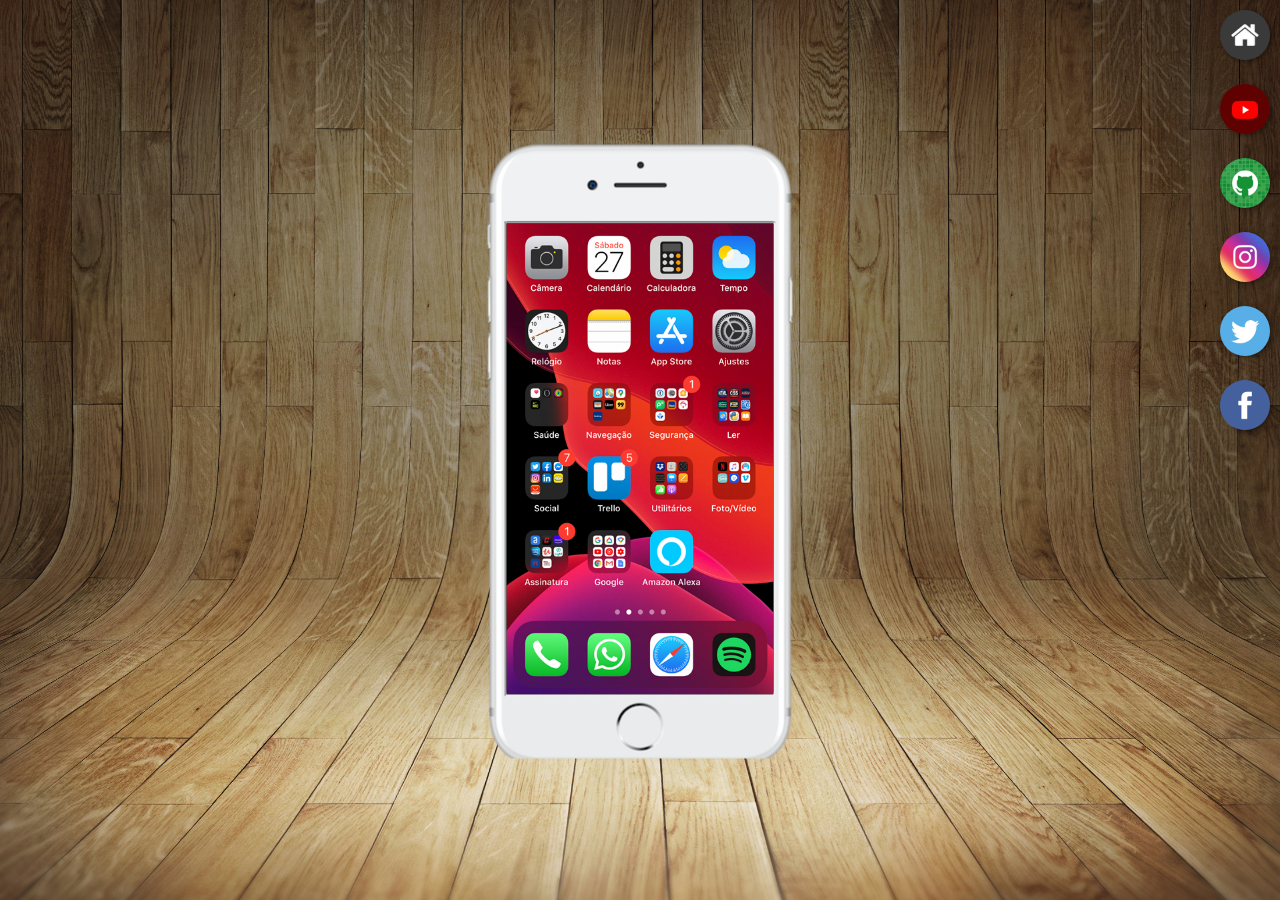
<file: index.html>
<!DOCTYPE html>
<html lang="pt-br">
<head>
    <meta charset="UTF-8">
    <meta name="viewport" content="width=device-width, initial-scale=1.0">
    <link rel="shortcut icon" href="favicon.ico" type="image/x-icon">
    <link rel="stylesheet" href="estilos/styles.css">
    <title>Projeto Social</title>
</head>
<body>
    <main>
        <section id="telefone">
            <iframe src="home.html" name="tela" id="tela" fraborder="0">Seu navegador não suporta iframes.</iframe>
        </section>
        <section id="redes-sociais">
            <a href="home.html" target="tela"><img src="imagens/logo-home.jpg" alt="Home"></a> <br>
            <a href="youtube.html" target="tela"><img src="imagens/logo-youtube.jpg" alt="youtube"></a> <br>
            <a href="github.html" target="tela"><img src="imagens/logo-github.jpg" alt="github"></a> <br>
            <a href="instagram.html" target="tela"><img src="imagens/logo-instagram.jpg" alt="instagram"></a> <br>
            <a href="twitter.html" target="tela"><img src="imagens/logo-twitter.jpg" alt="twitter"></a> <br>
            <a href="facebook.html" target="tela"><img src="imagens/logo-facebook.jpg" alt="facebook"></a>
        </section>
    </main>
</body>
</html>
</file>
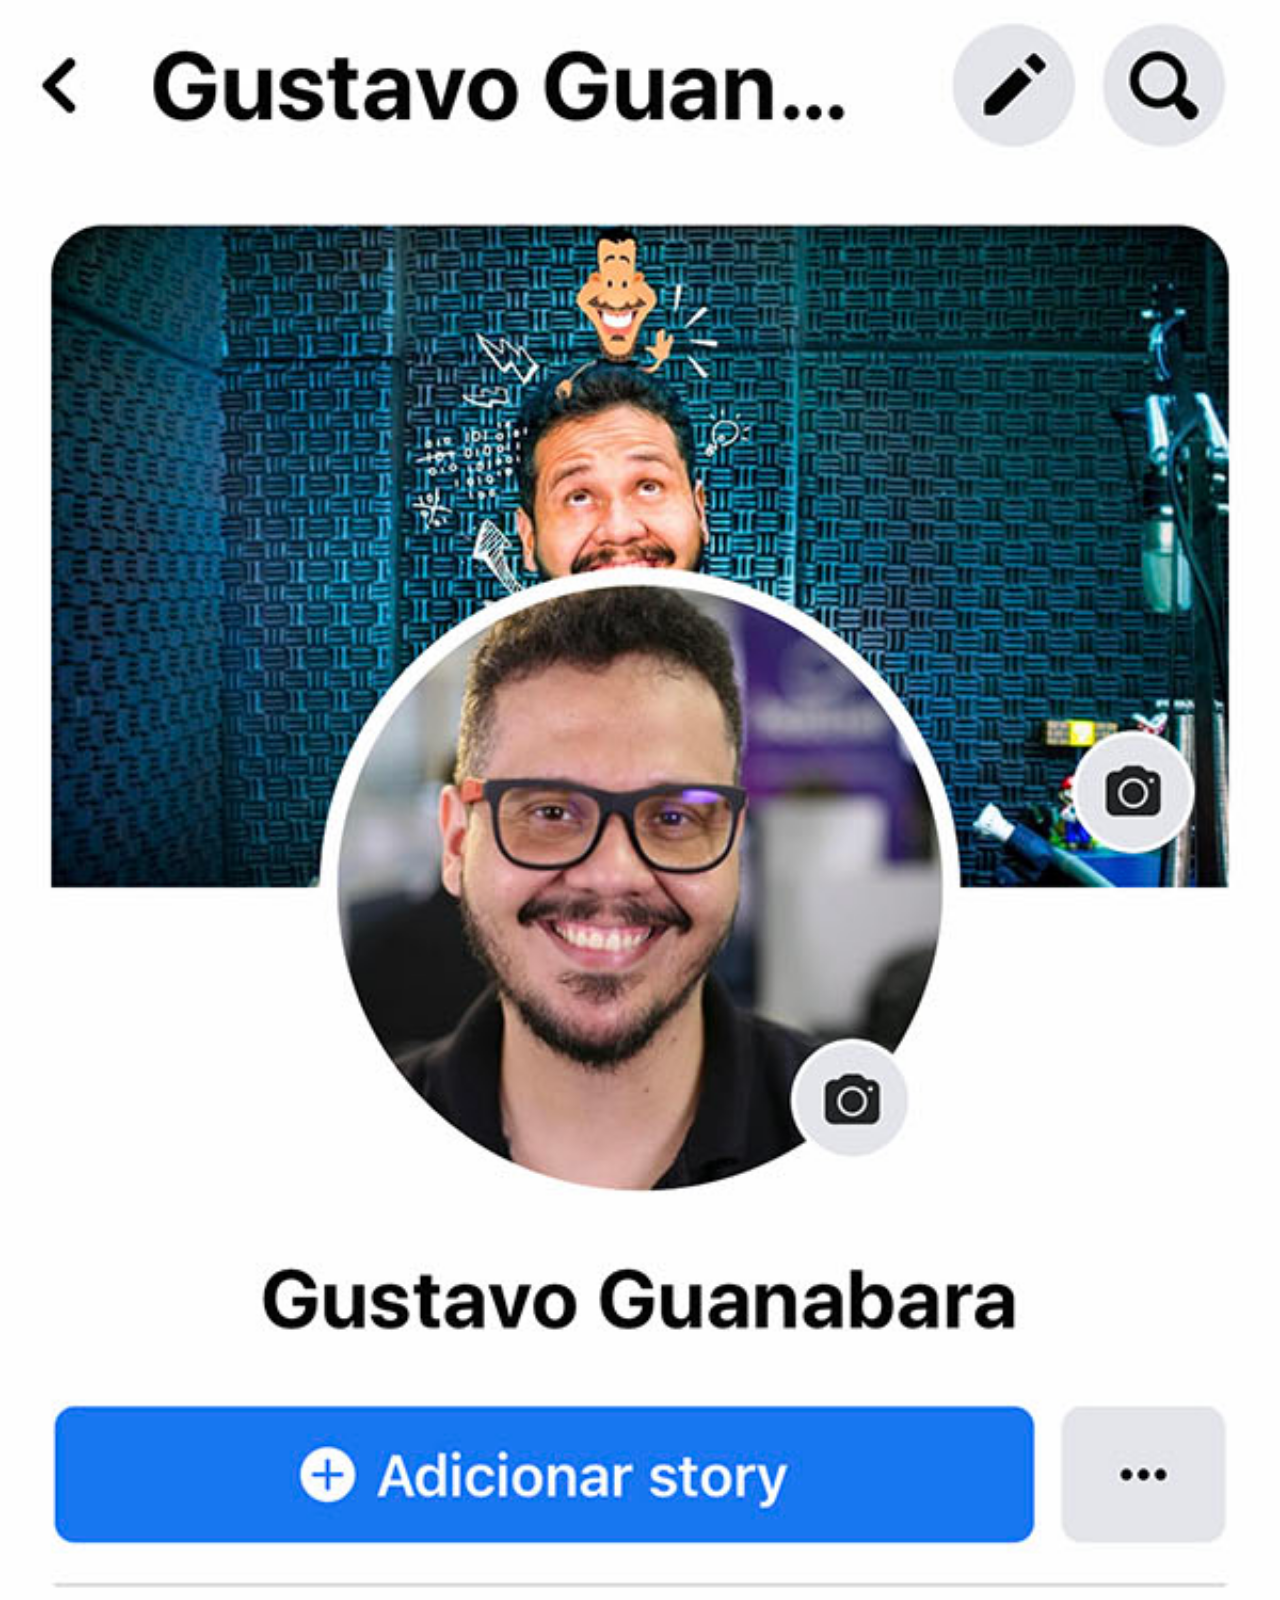
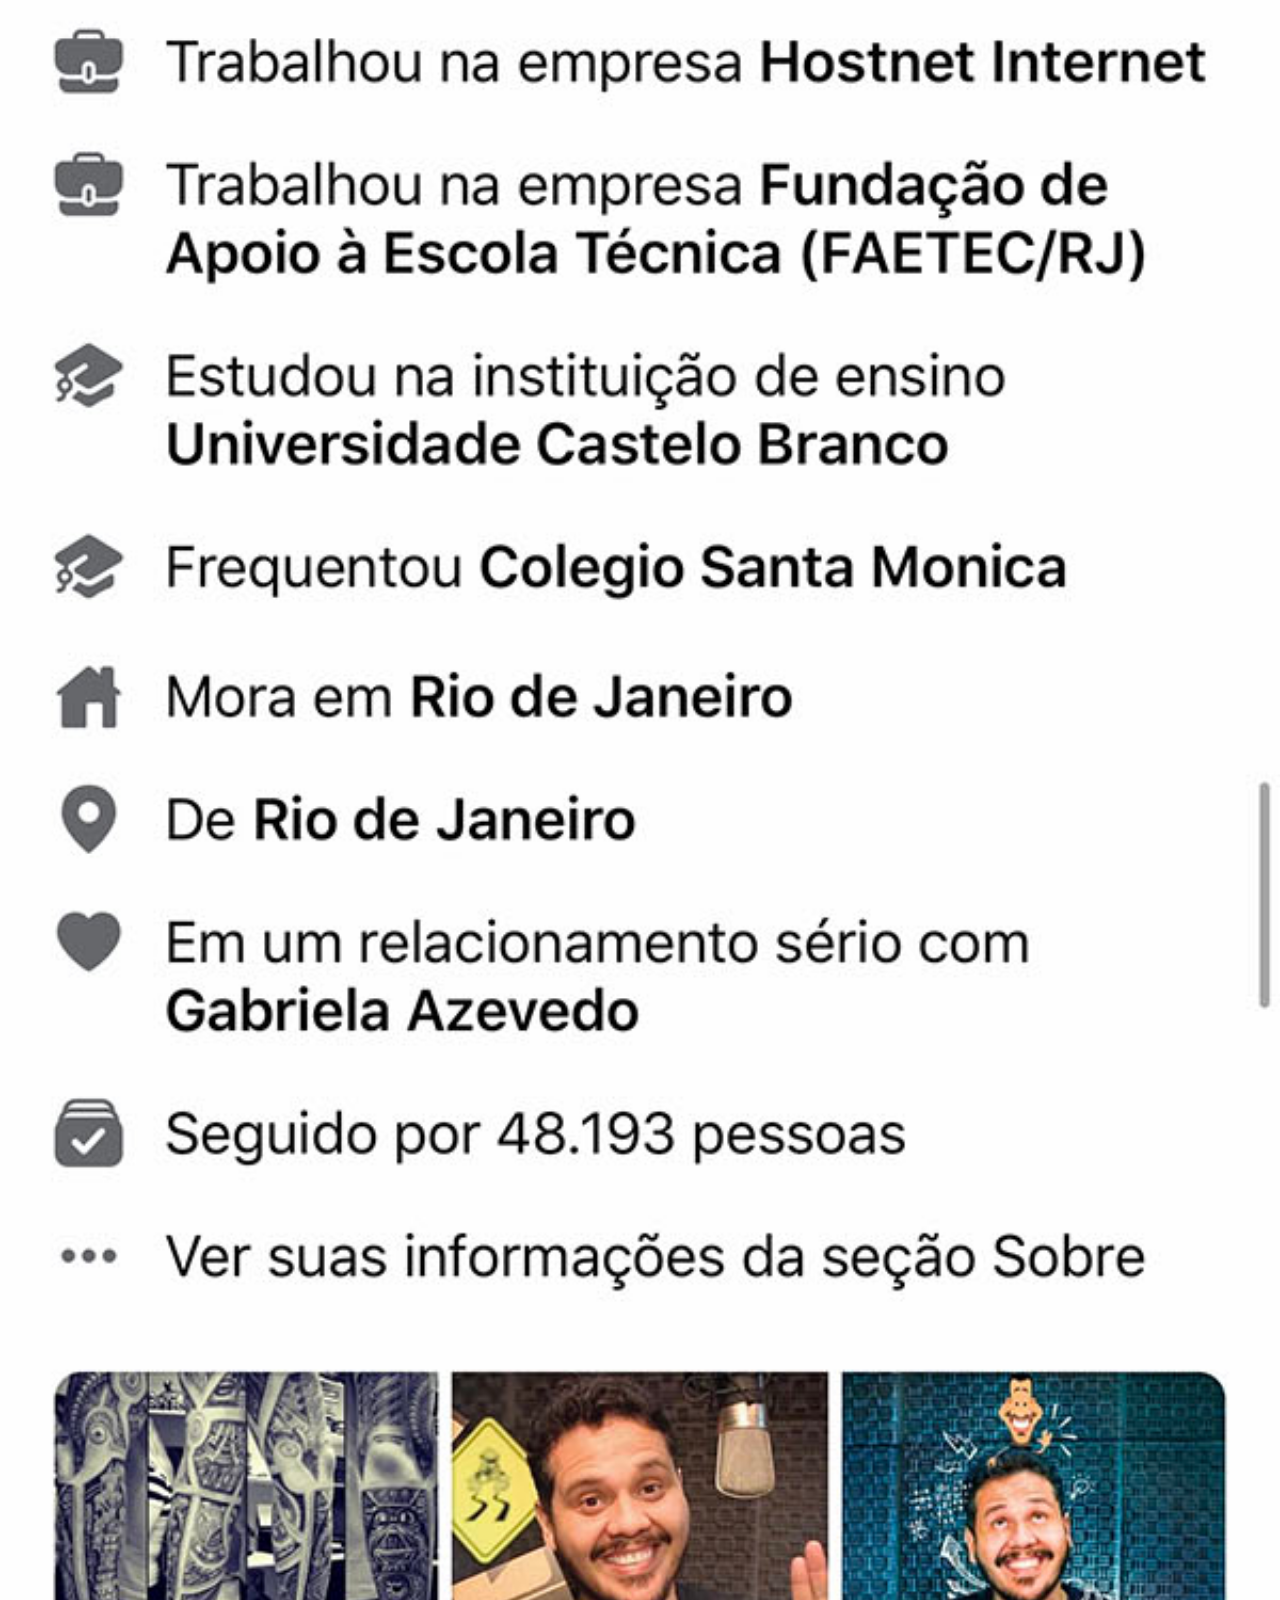
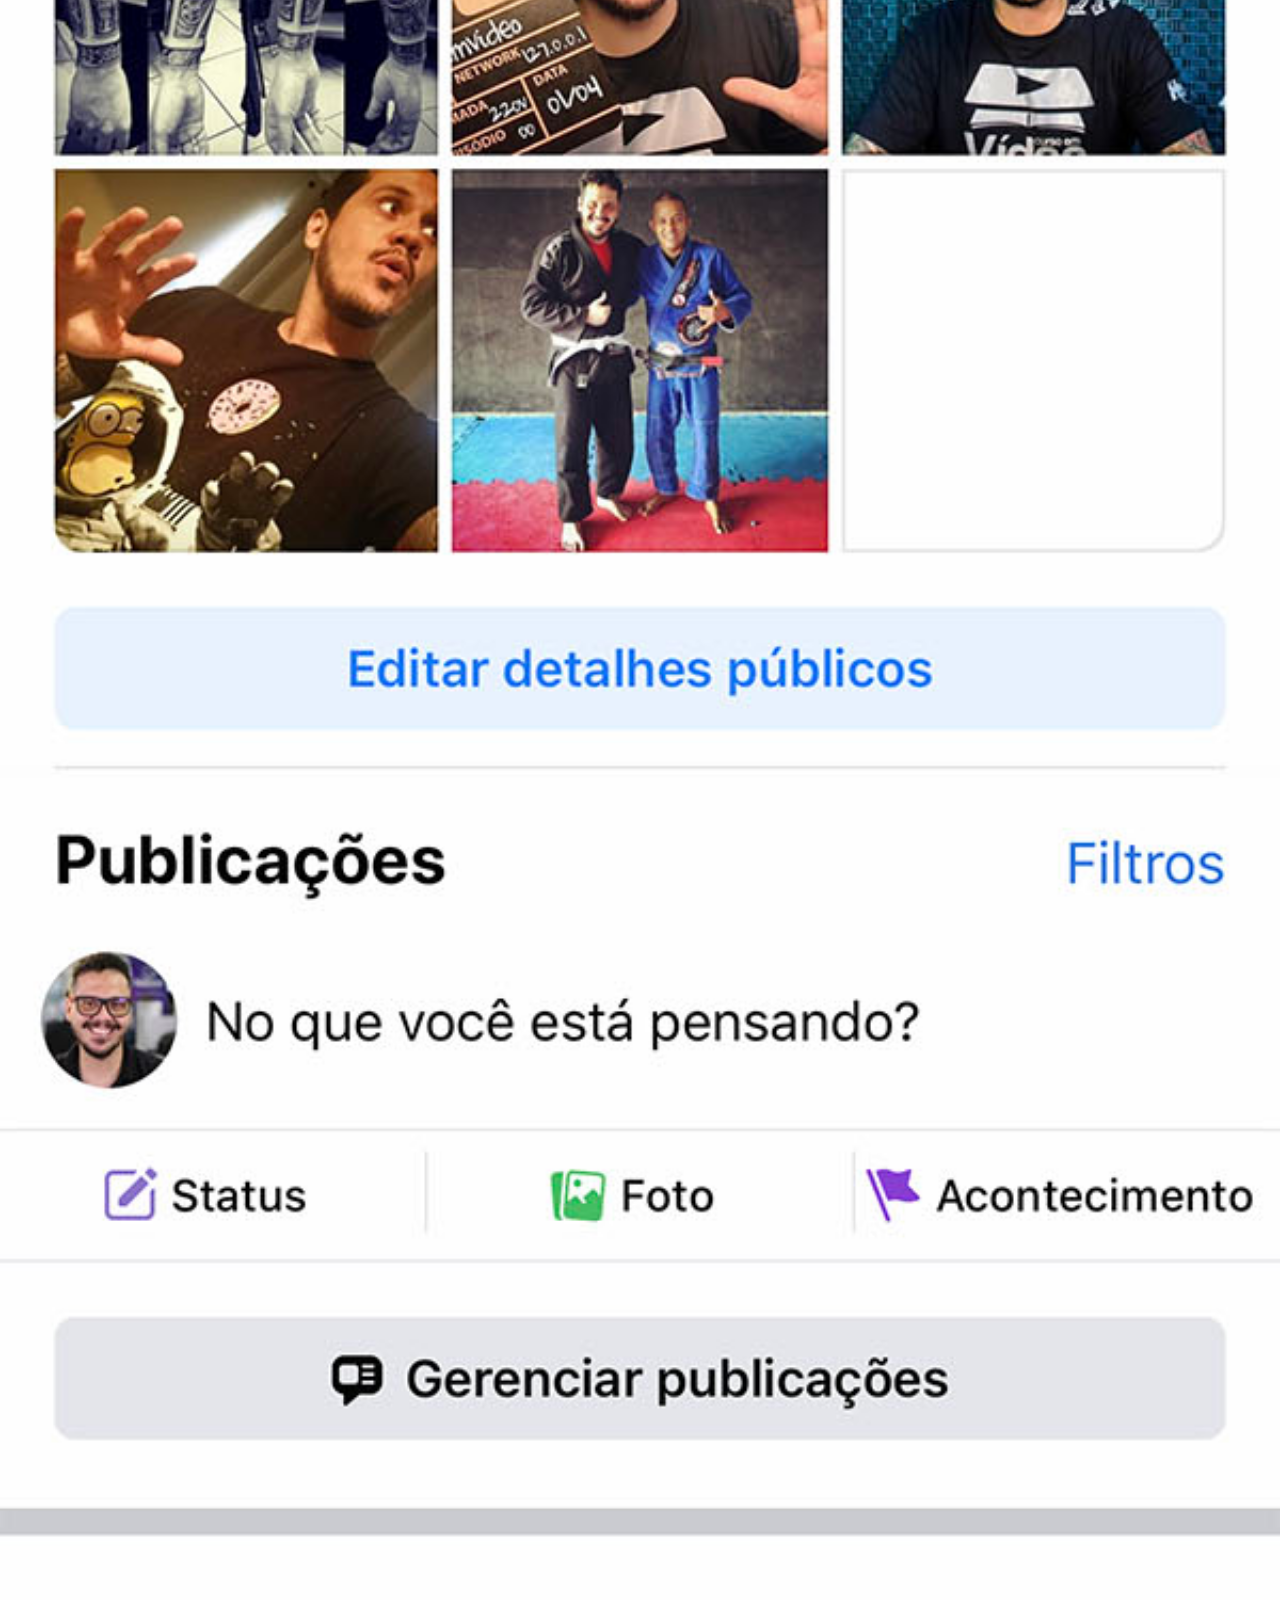
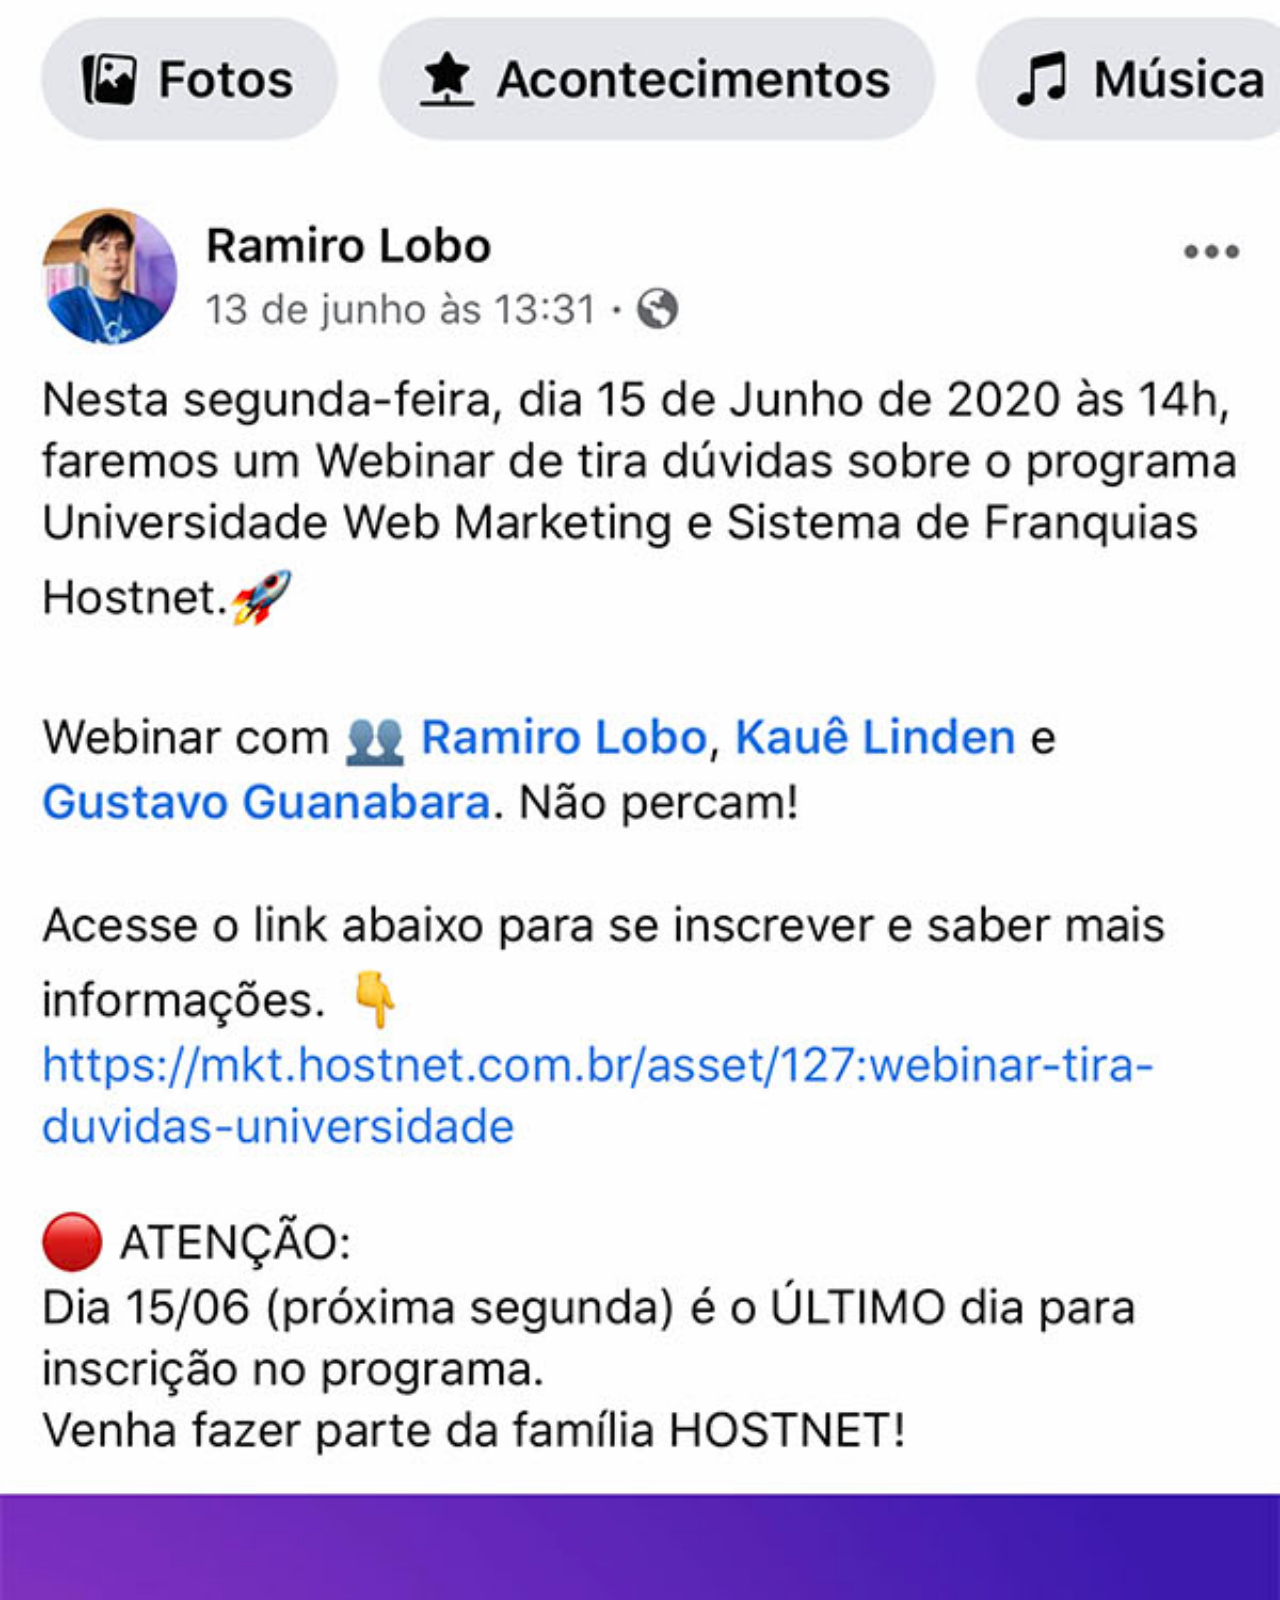
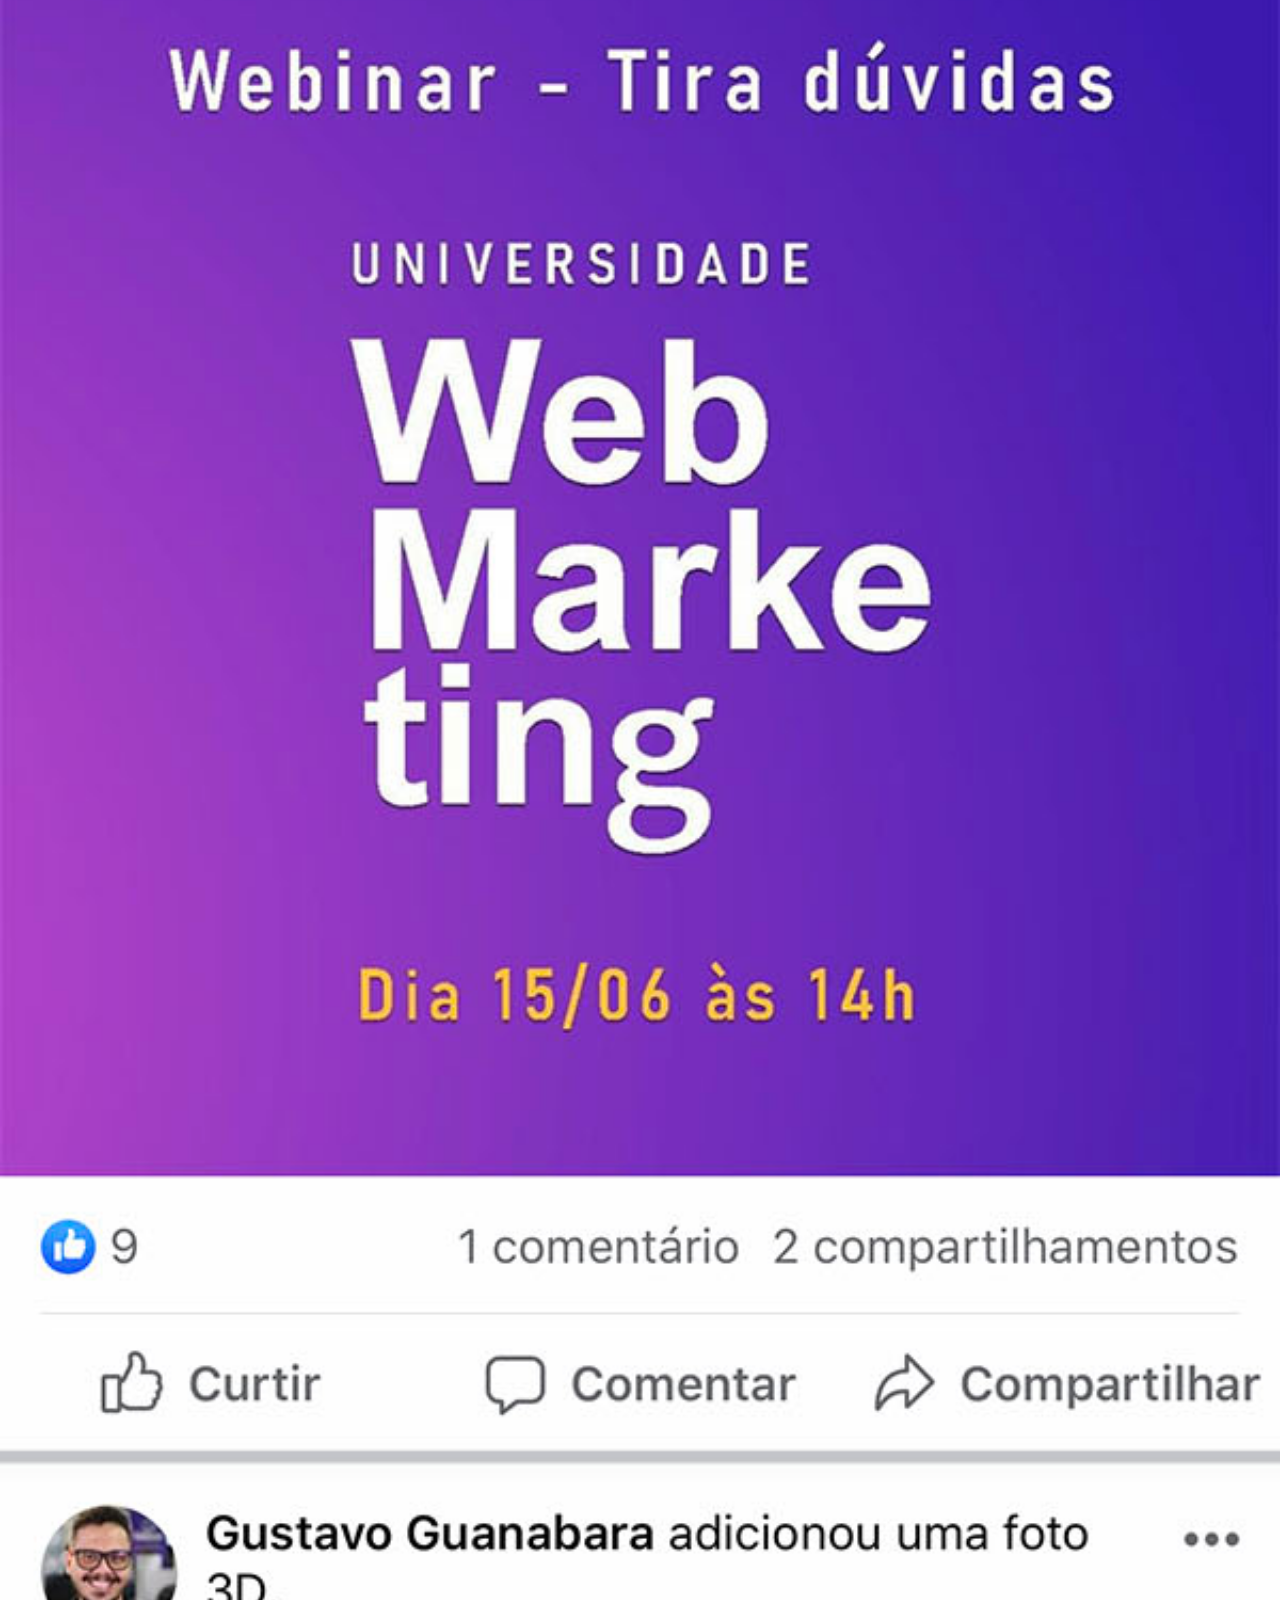
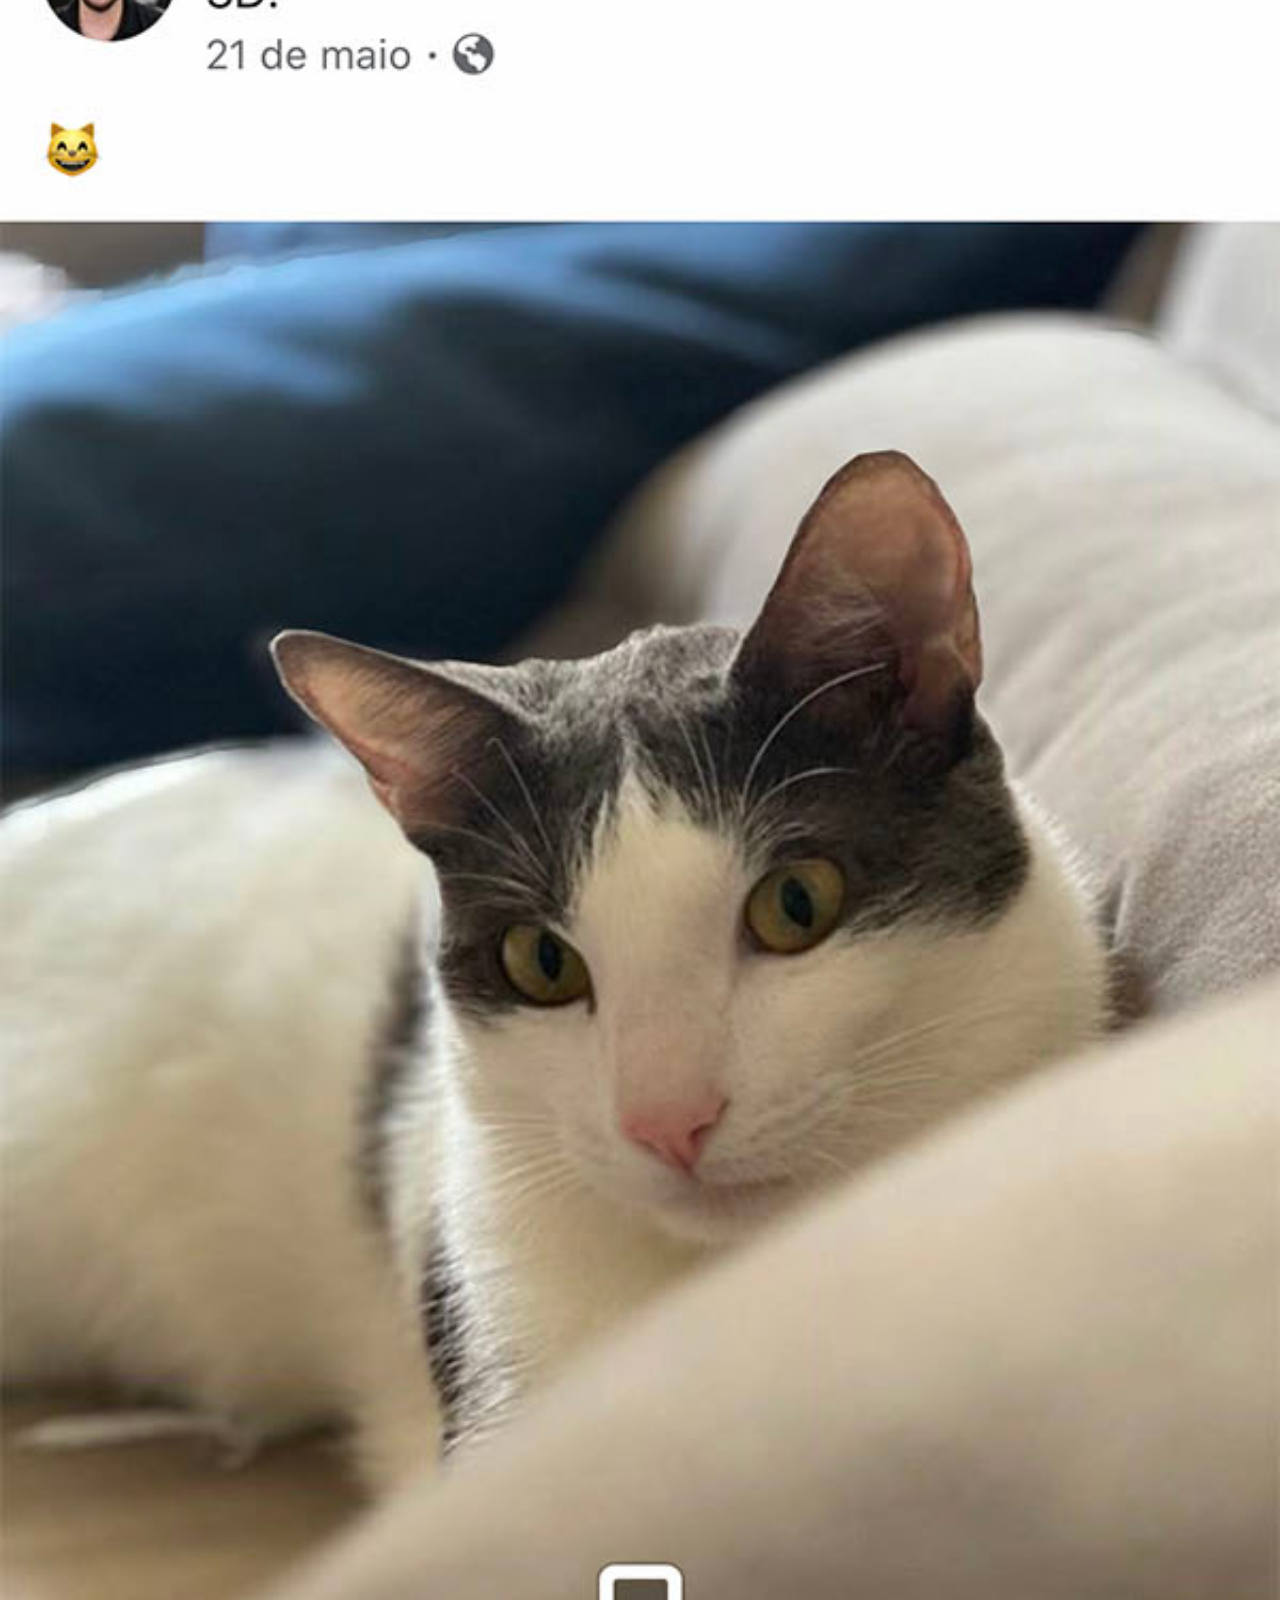
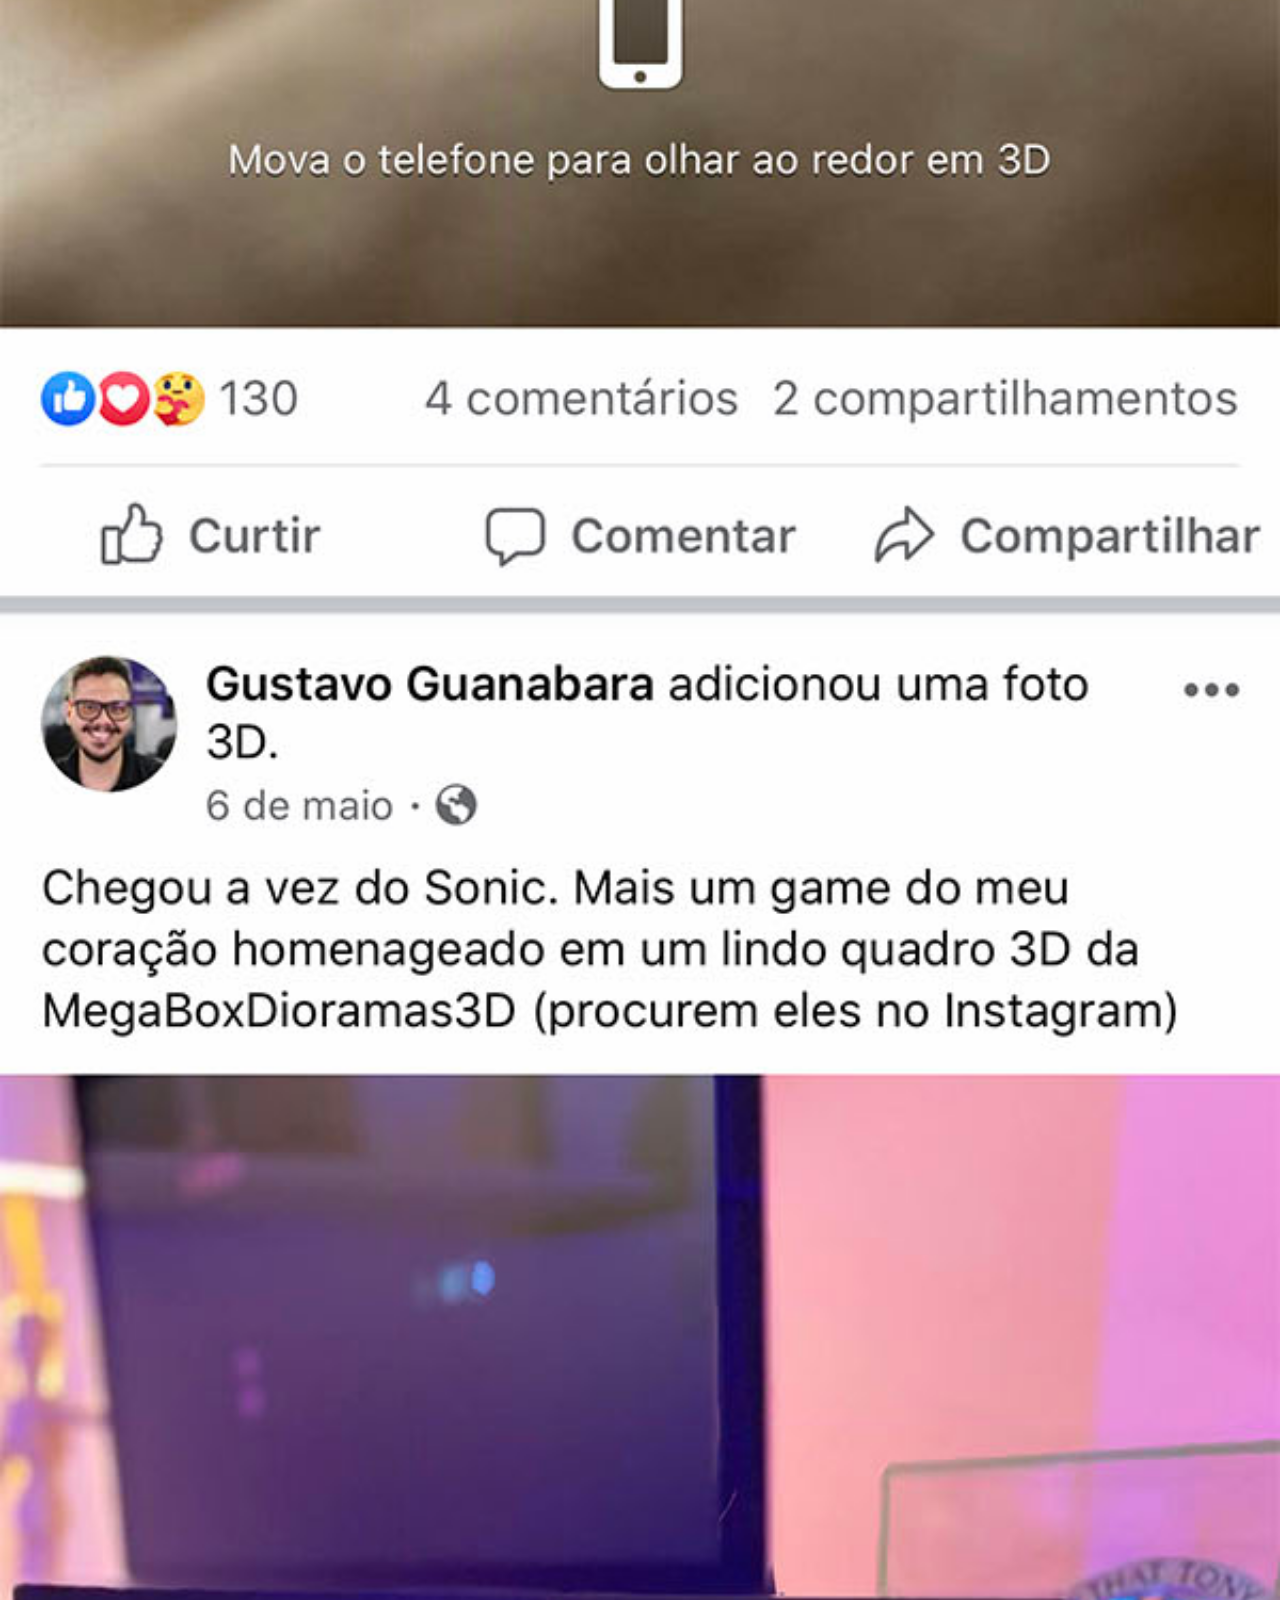
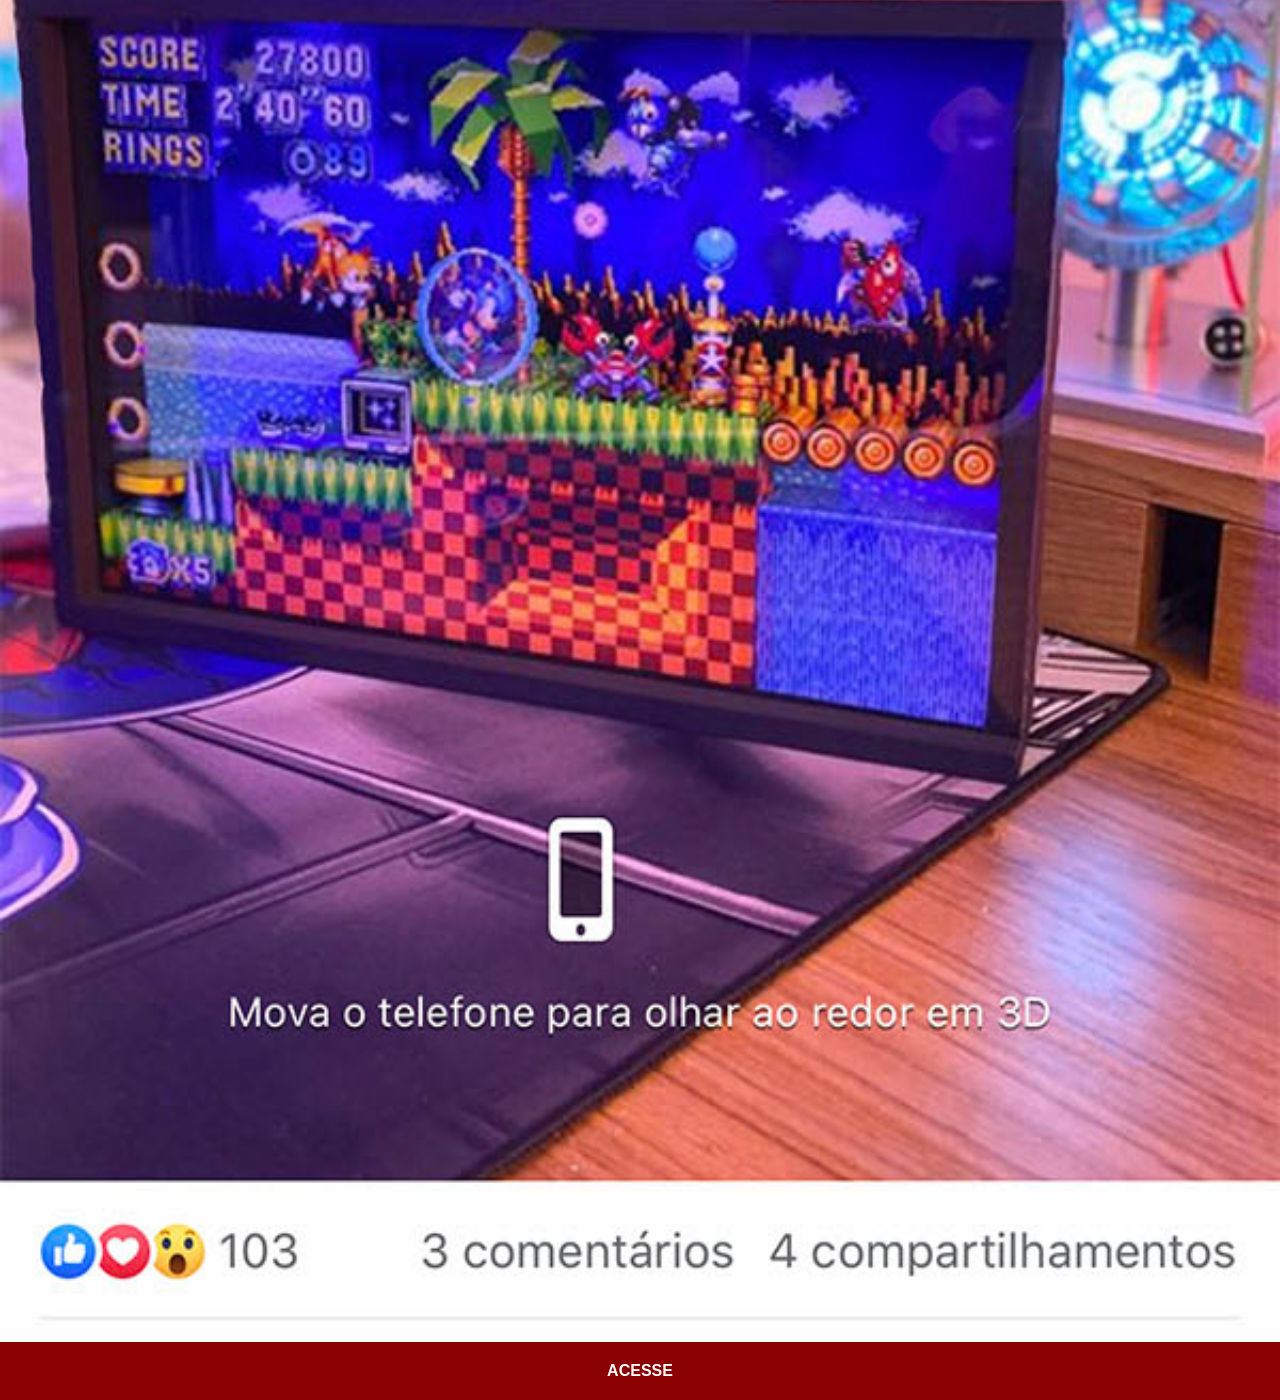
<file: facebook.html>
<!DOCTYPE html>
<html lang="pt-br">
<head>
    <meta charset="UTF-8">
    <meta name="viewport" content="width=device-width, initial-scale=1.0">
    <title>Facebook</title>
    <link rel="stylesheet" href="estilos/links.css">
</head>
<body>
    <img src="imagens/tela-facebook.jpg" alt="facebook">
    <a href="https://www.facebook.com/gustavoguanabara" target="_blank">ACESSE</a>
</body>
</html>
</file>
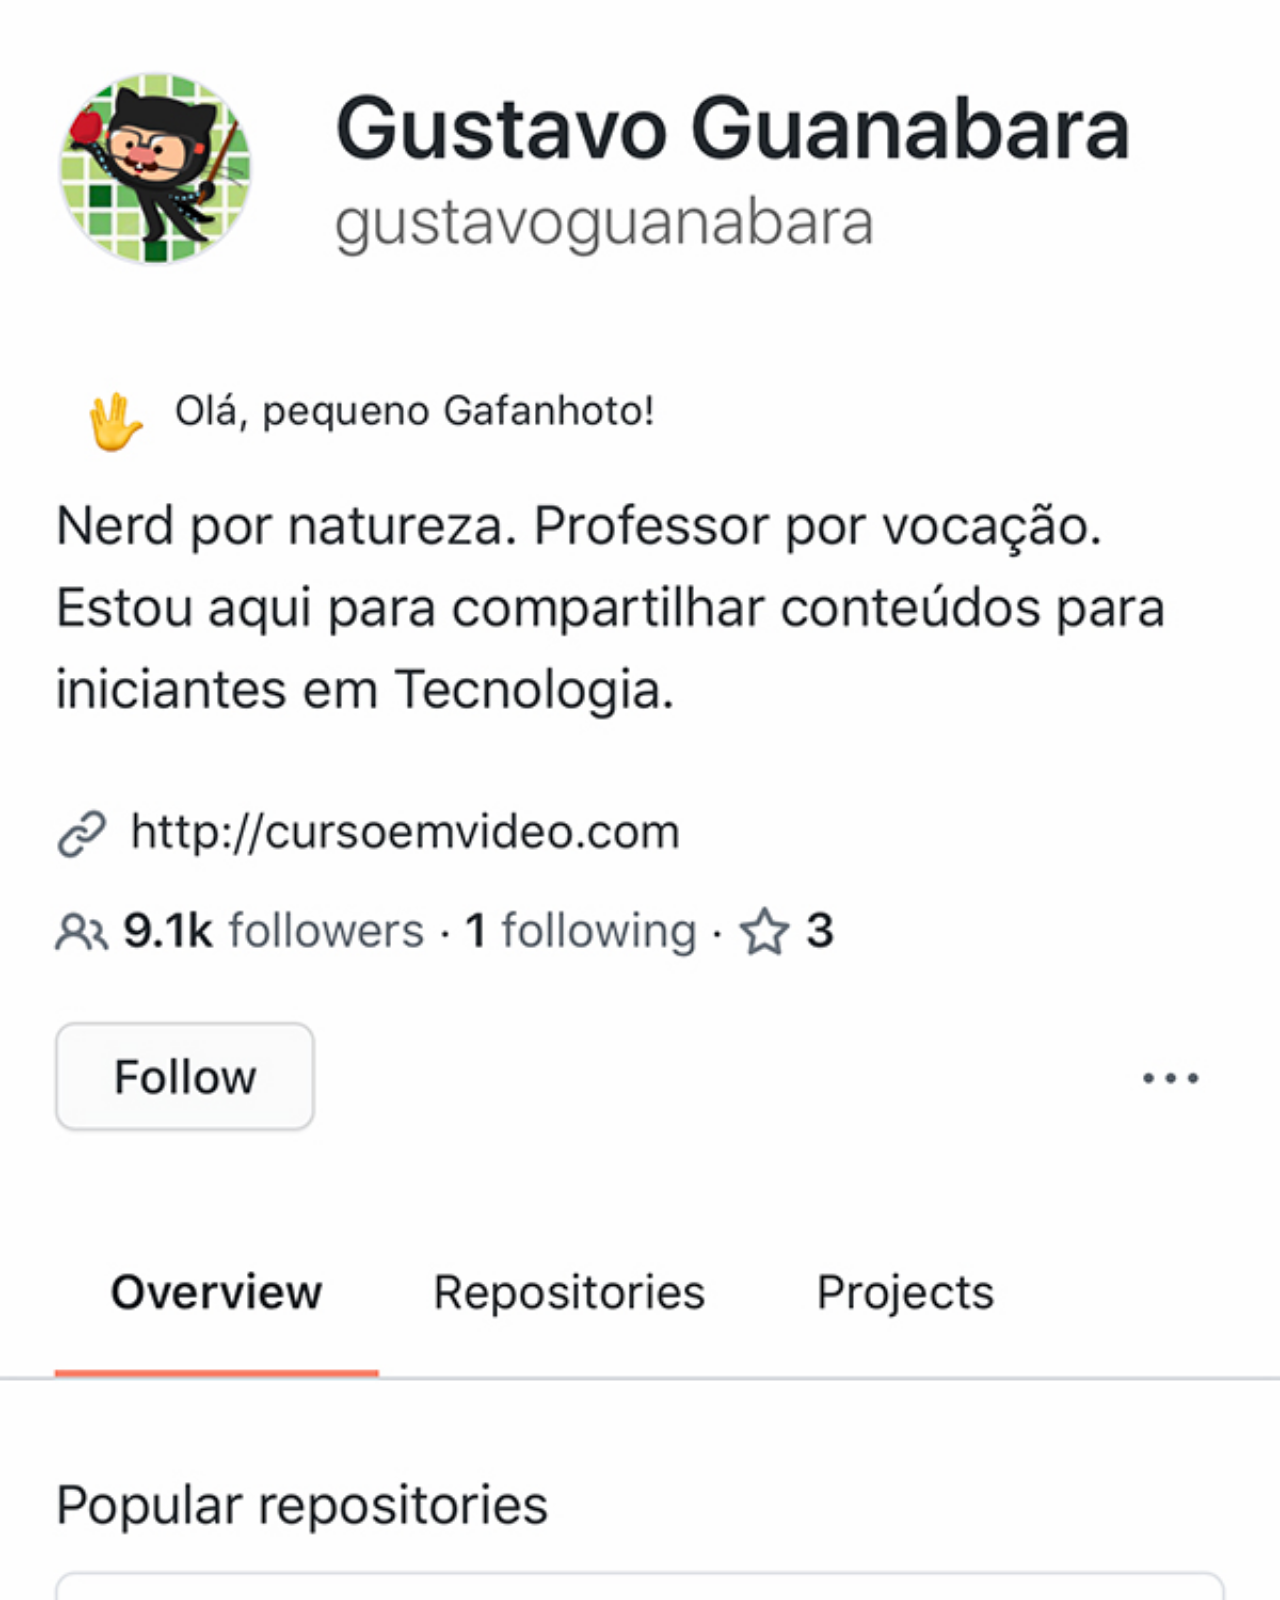
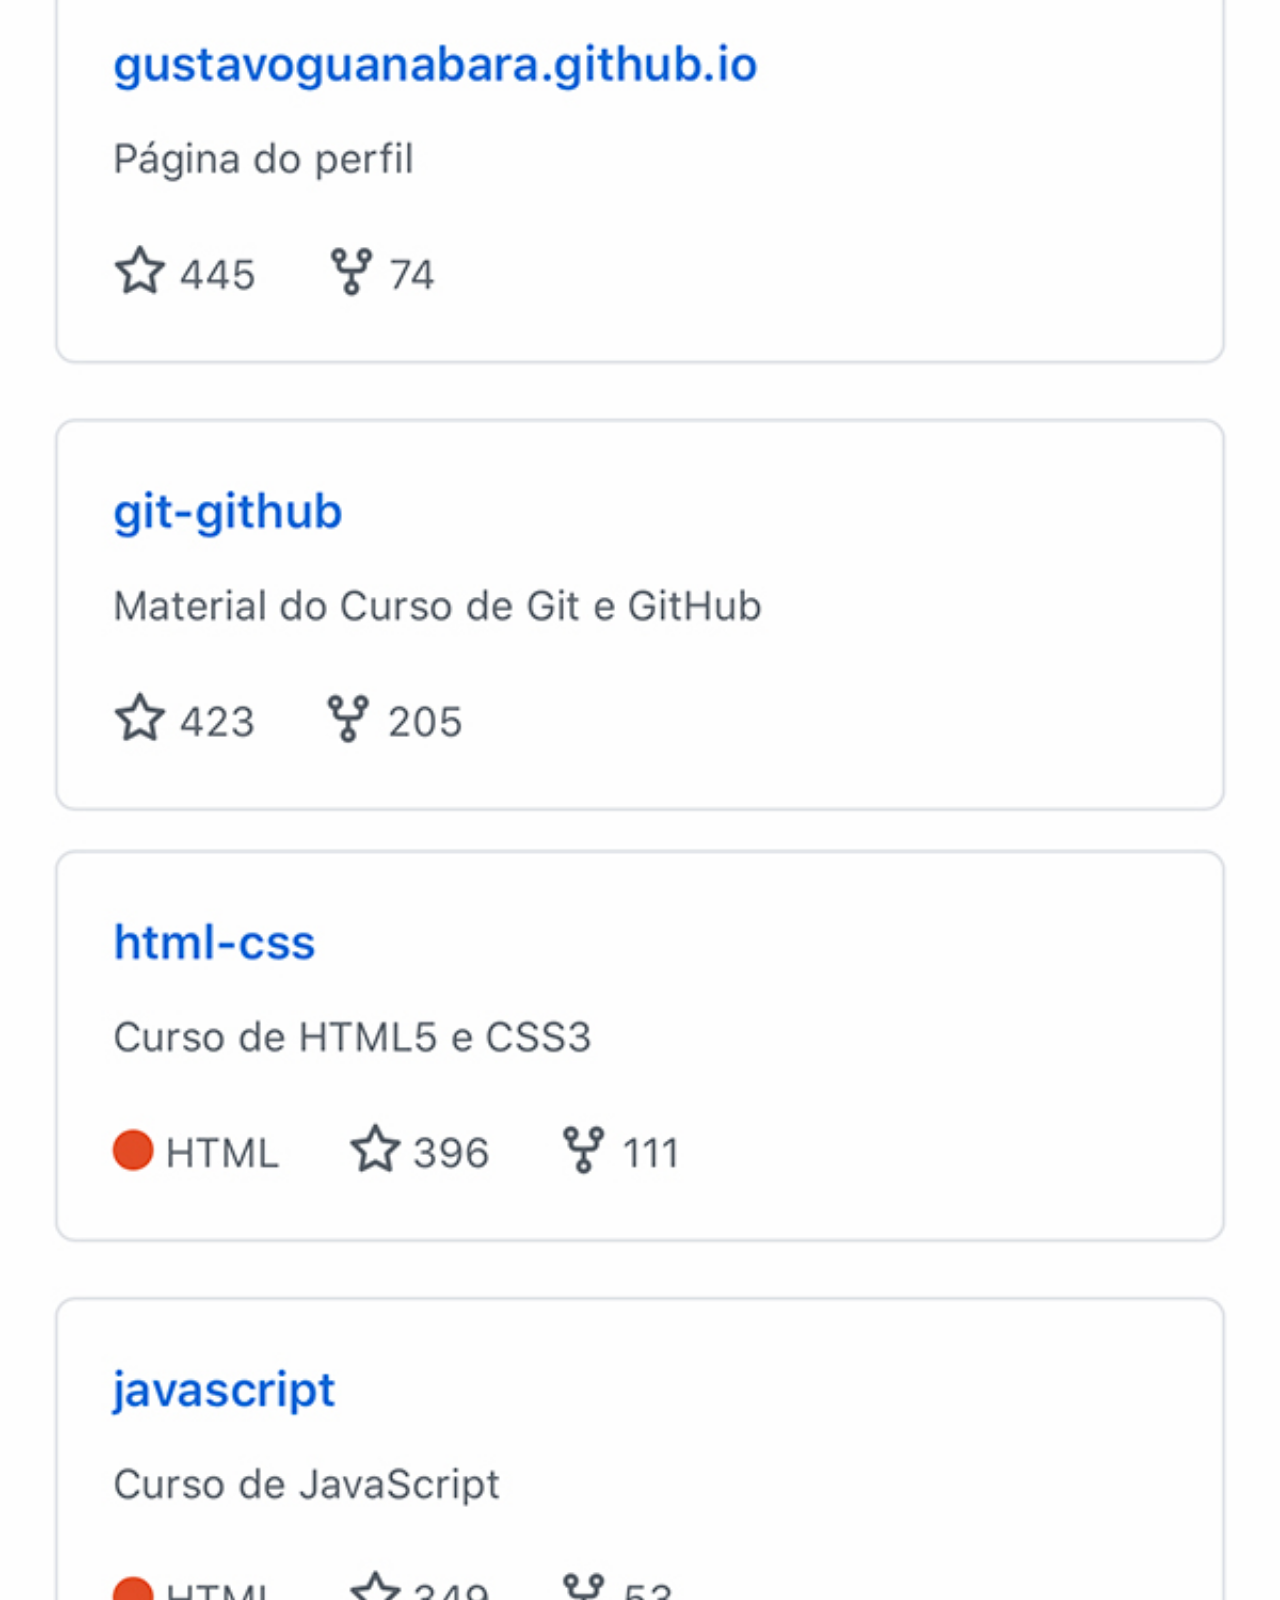
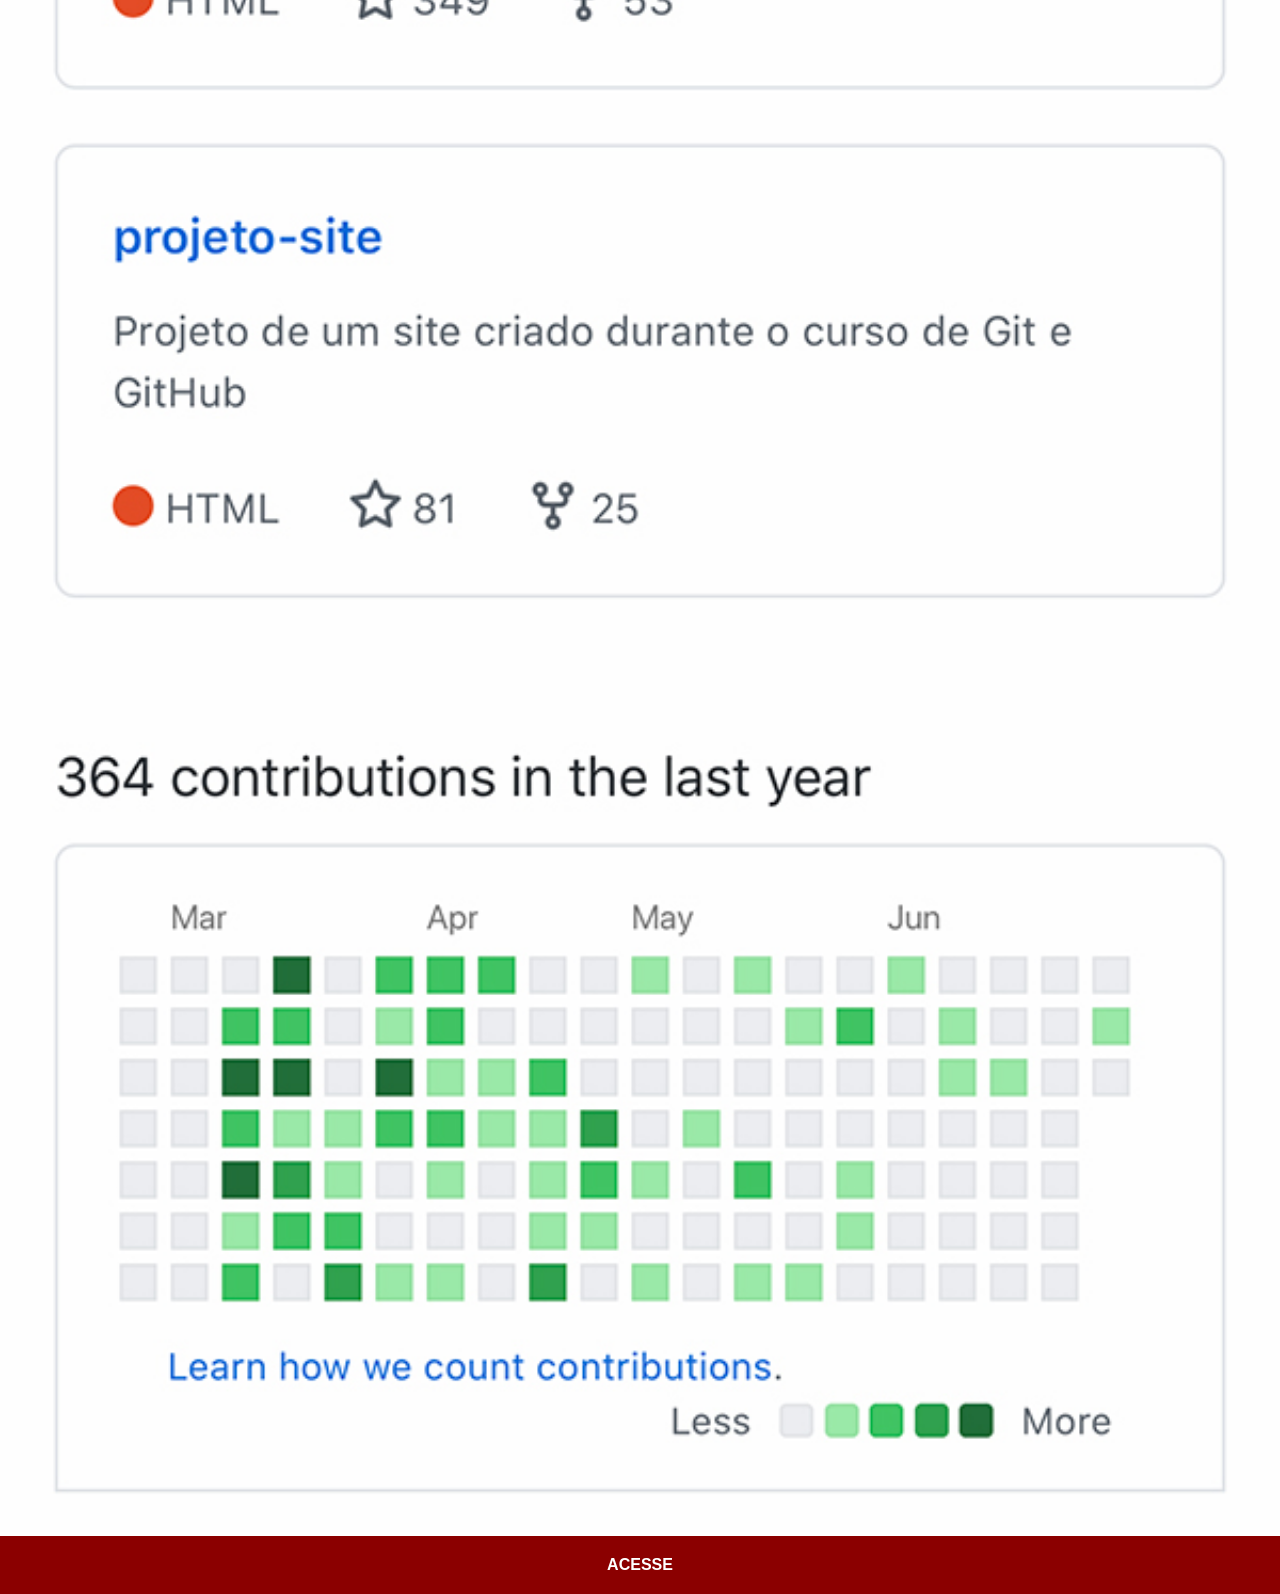
<file: github.html>
<!DOCTYPE html>
<html lang="en">
<head>
    <meta charset="UTF-8">
    <meta name="viewport" content="width=device-width, initial-scale=1.0">
    <link rel="stylesheet" href="estilos/links.css">
    <title>Document</title>
</head>
<body>
    <img src="imagens/tela-github.jpg" alt="github">
    <a href="https://github.com/gustavoguanabara/" target="_blank">ACESSE</a>
</body>
</html>
</file>
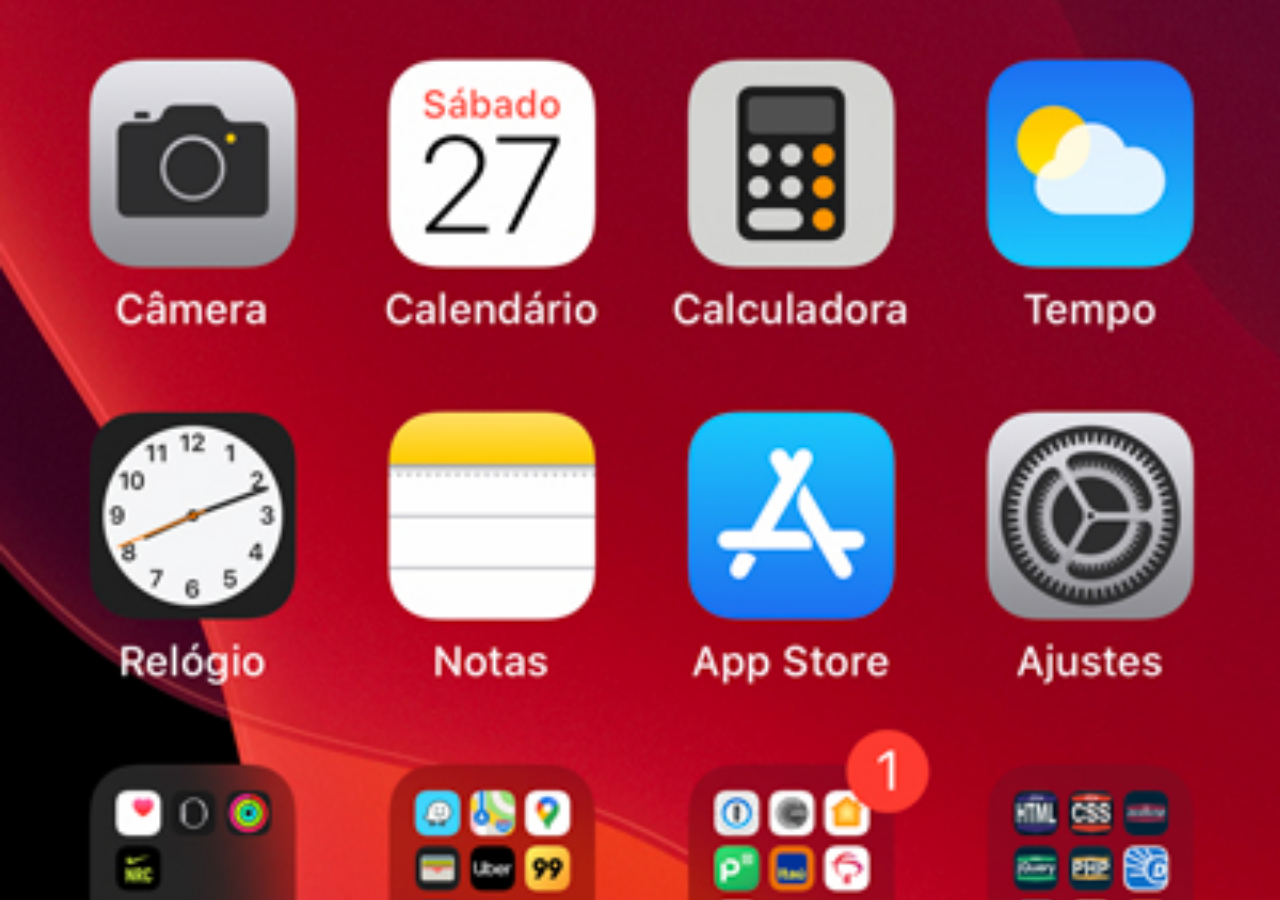
<file: home.html>
<!DOCTYPE html>
<html lang="pt-br">
<head>
    <meta charset="UTF-8">
    <meta name="viewport" content="width=device-width, initial-scale=1.0">
    <title>Home</title>
    <style>
        * {
            margin: 0;
            padding: 0;
        }

        body {
            width: 100vw;
            height: 100vh;
            background: black url('imagens/tela-home.jpg') no-repeat top center;
            background-size: cover;
        }
    </style>
</head>
<body>
    
</body>
</html>
</file>
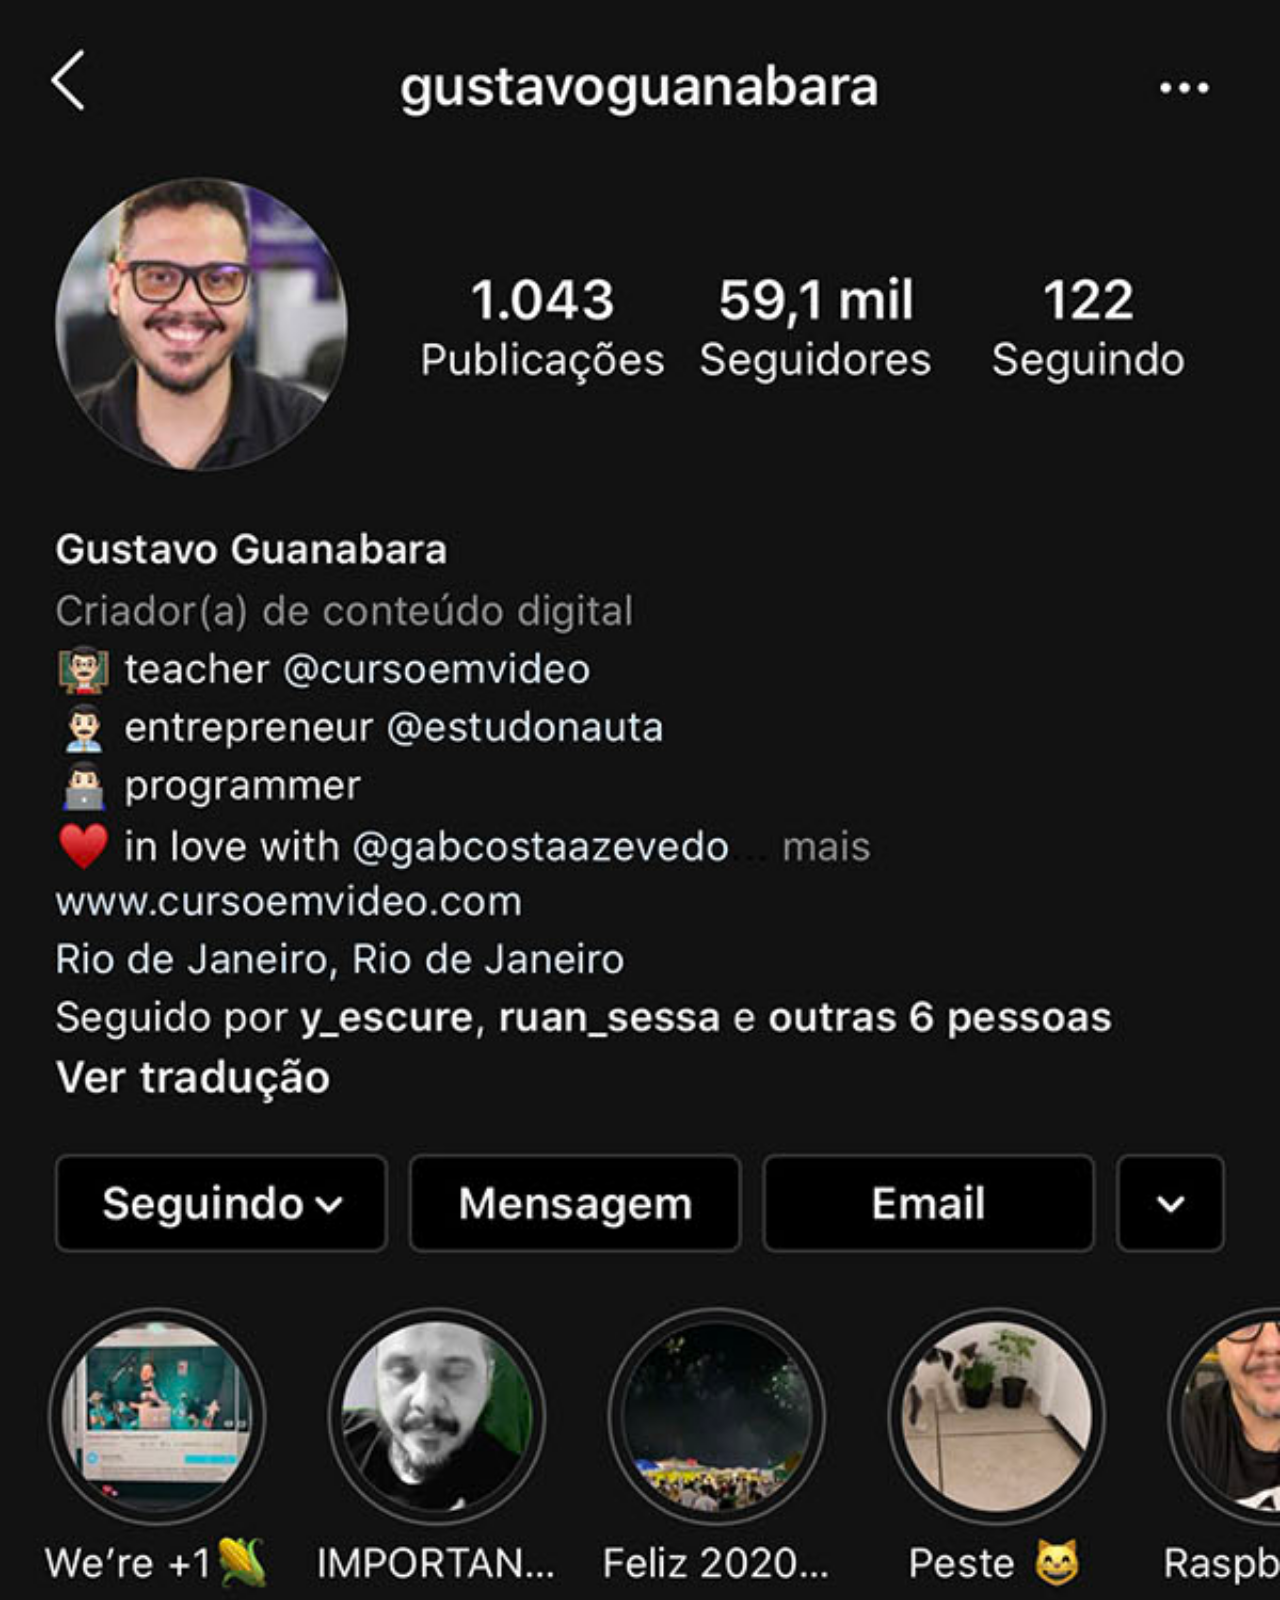
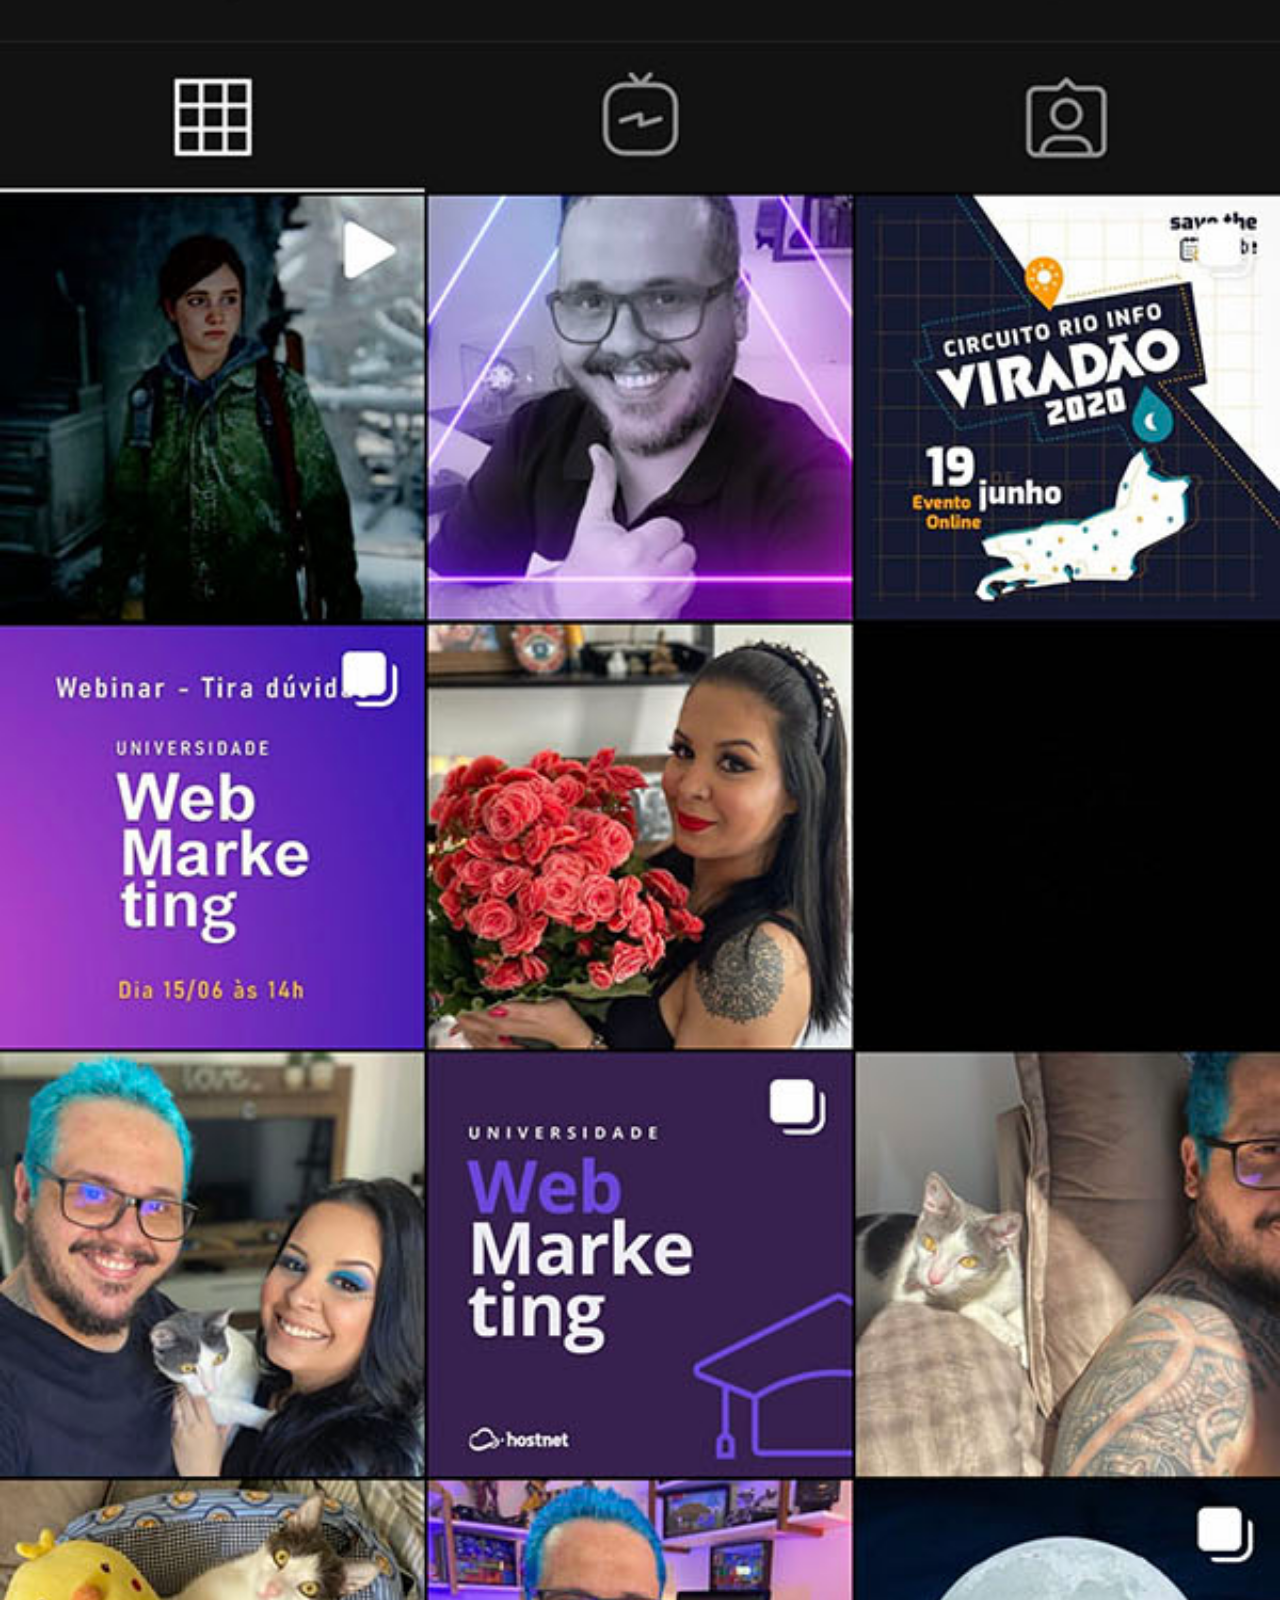
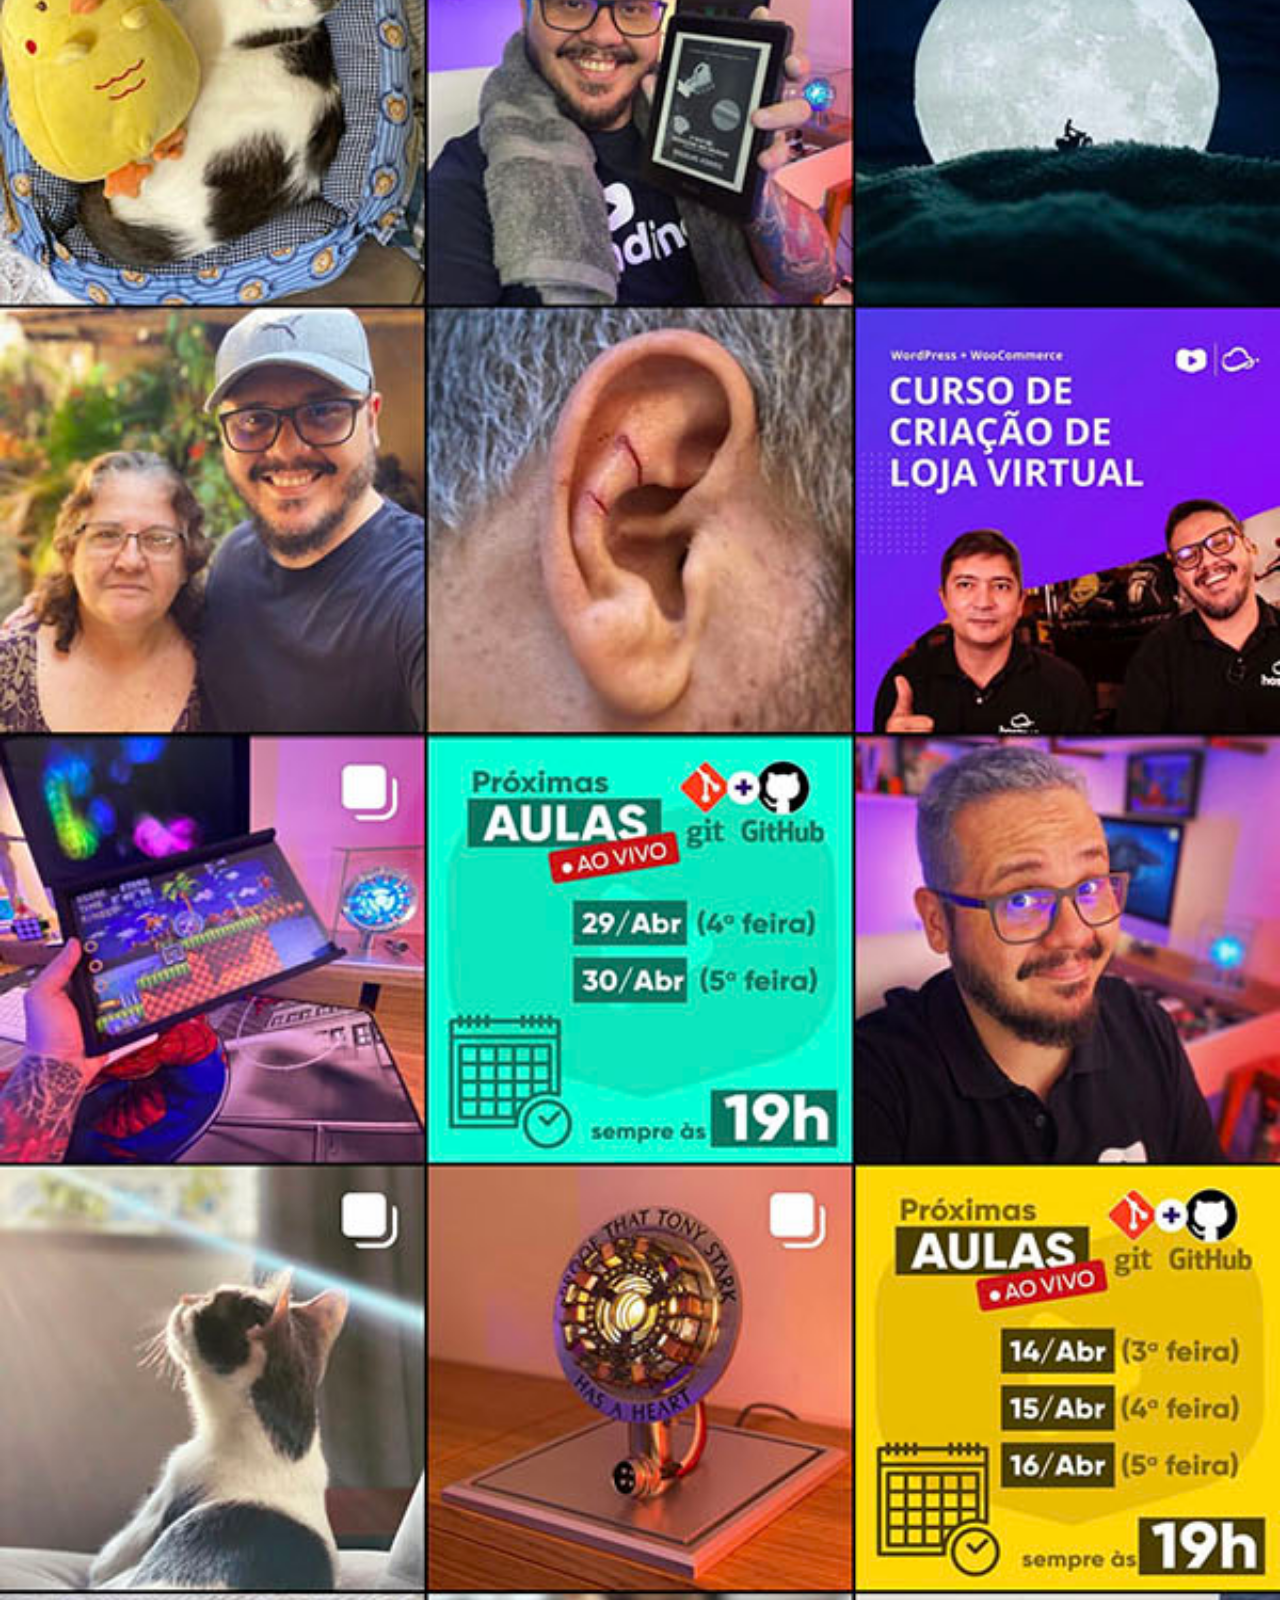
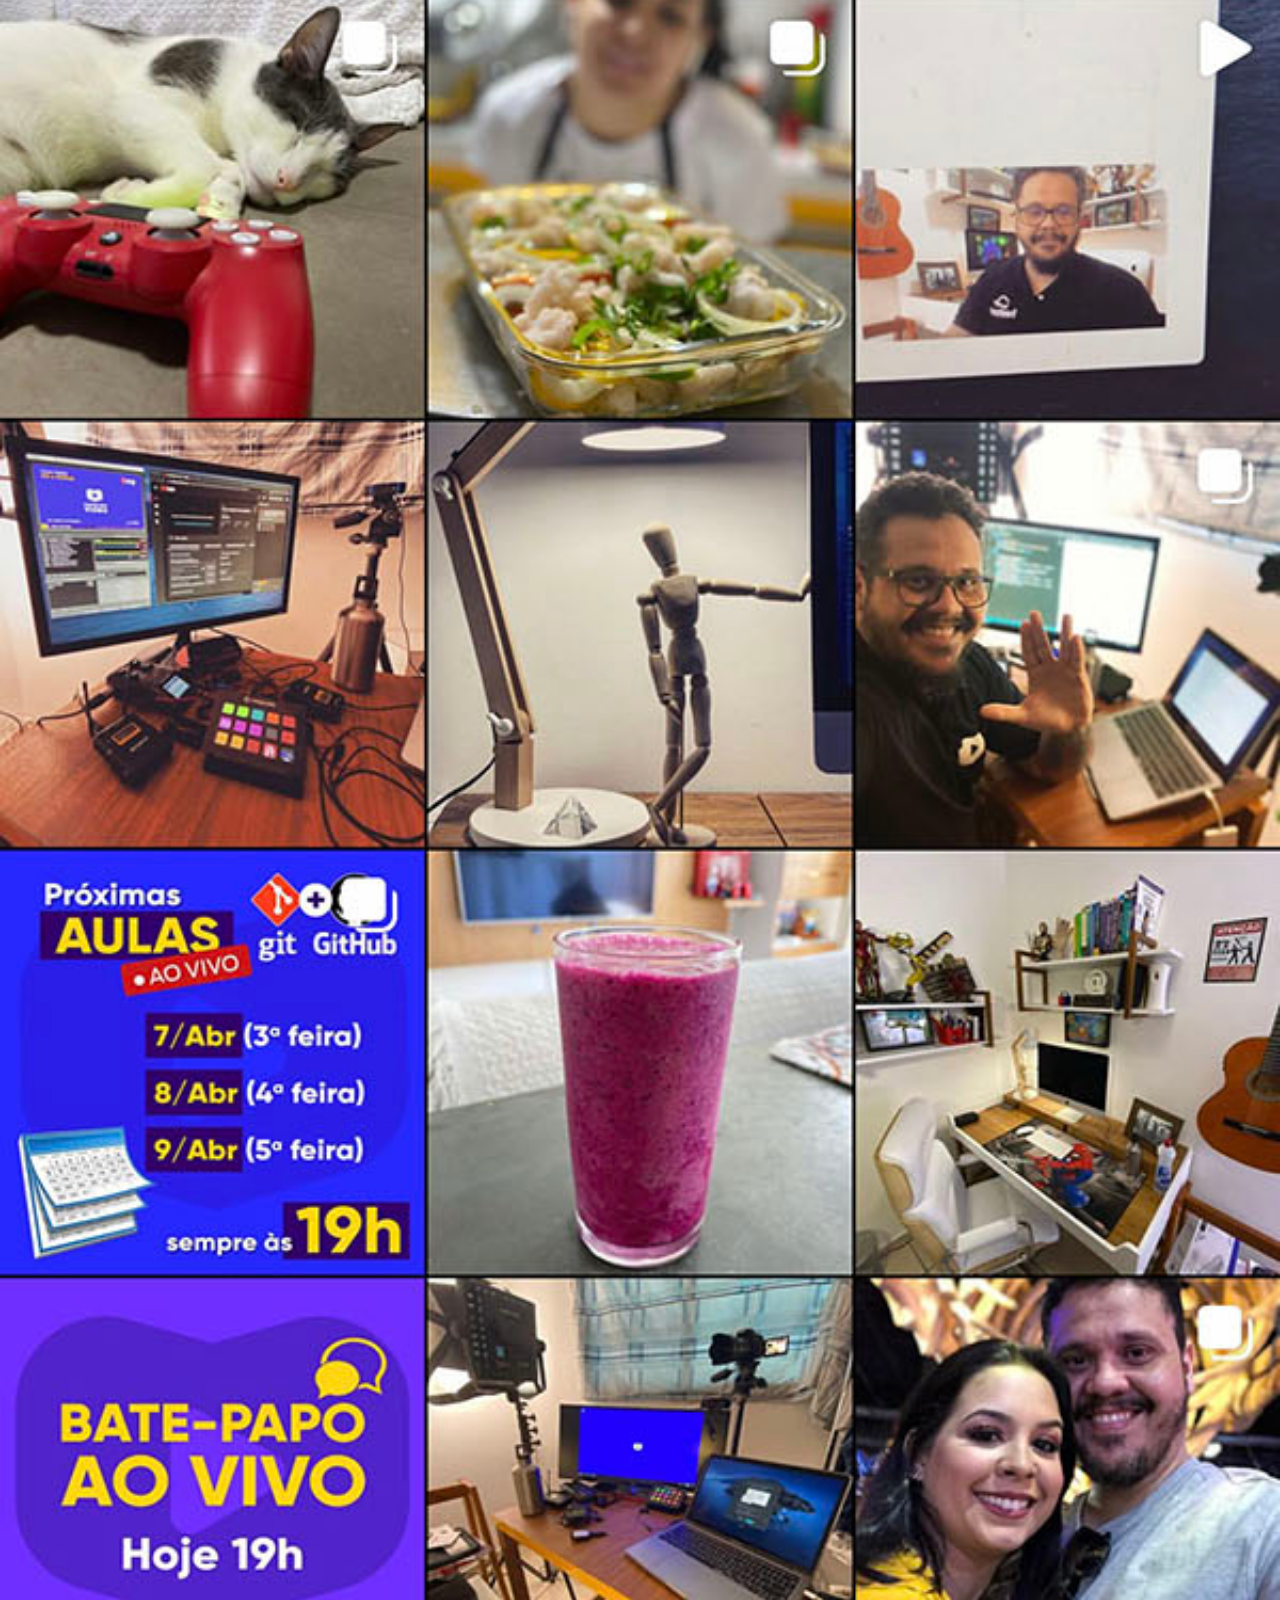
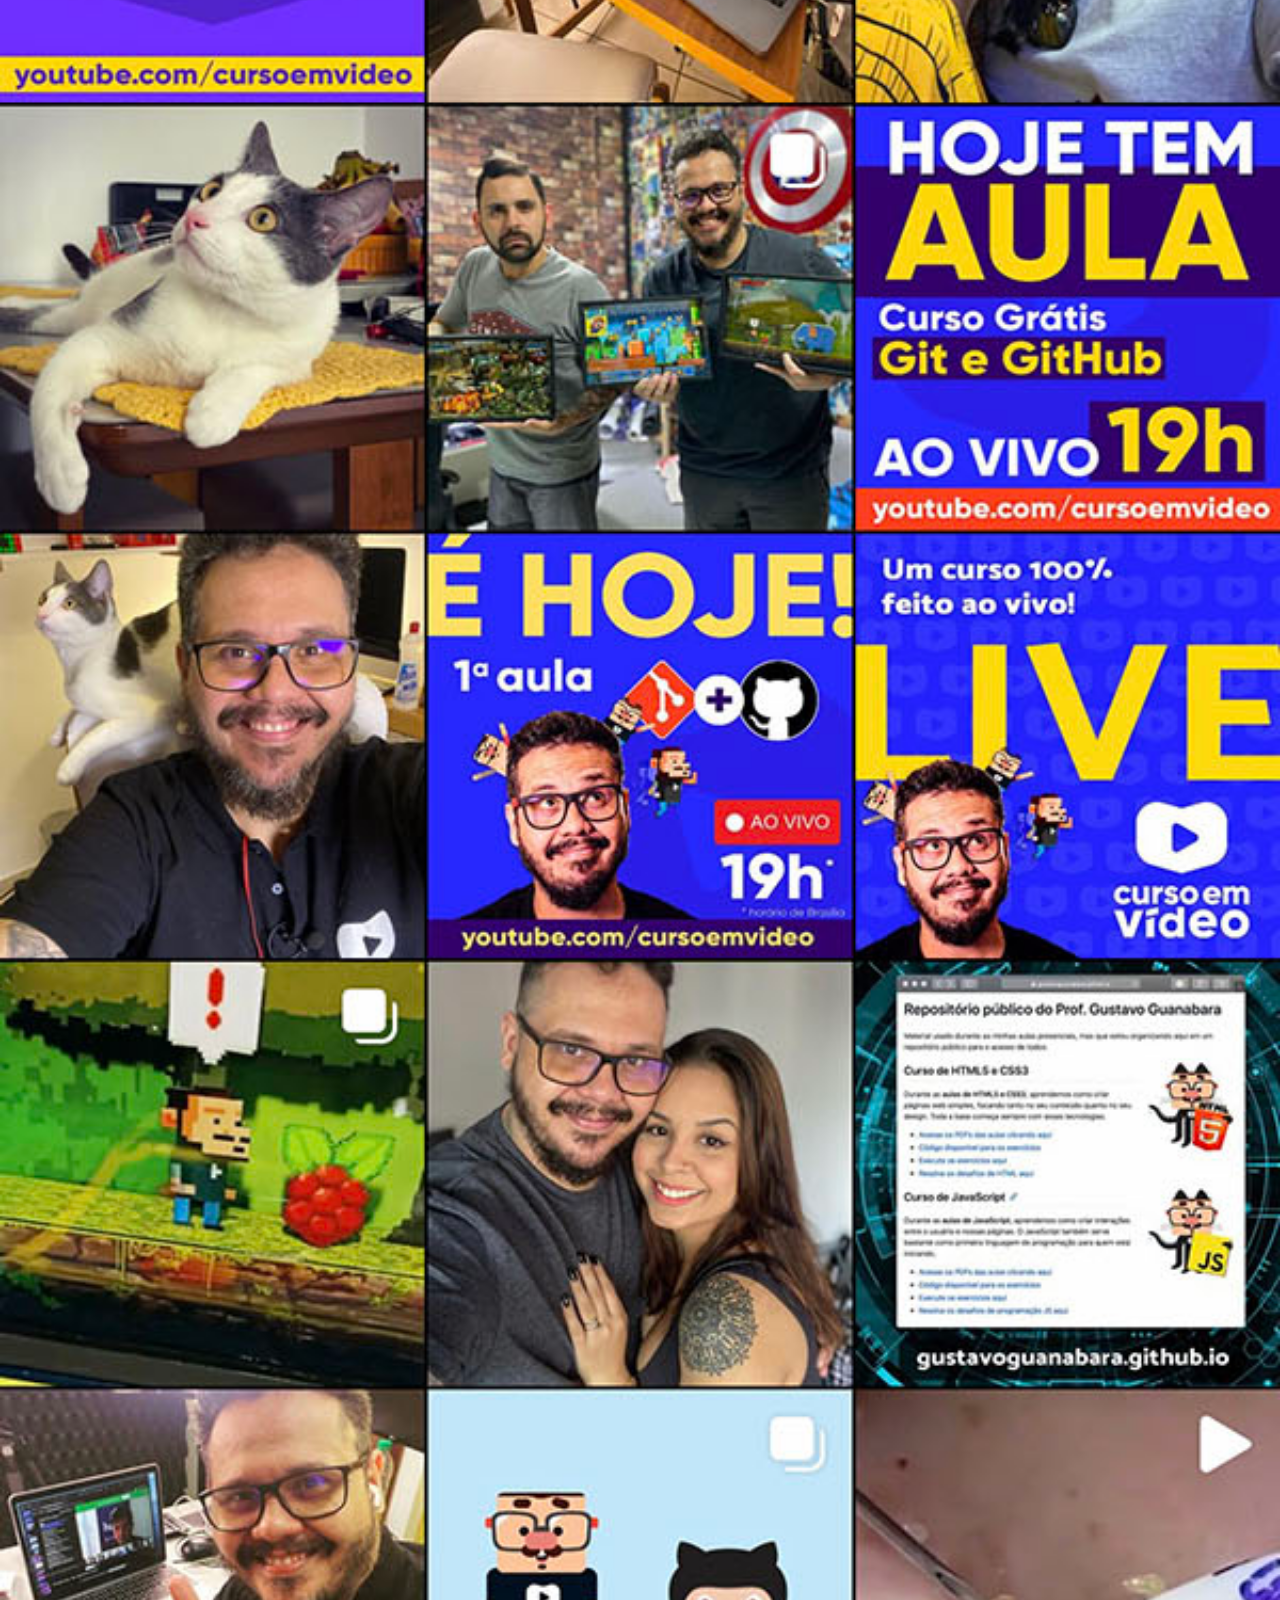
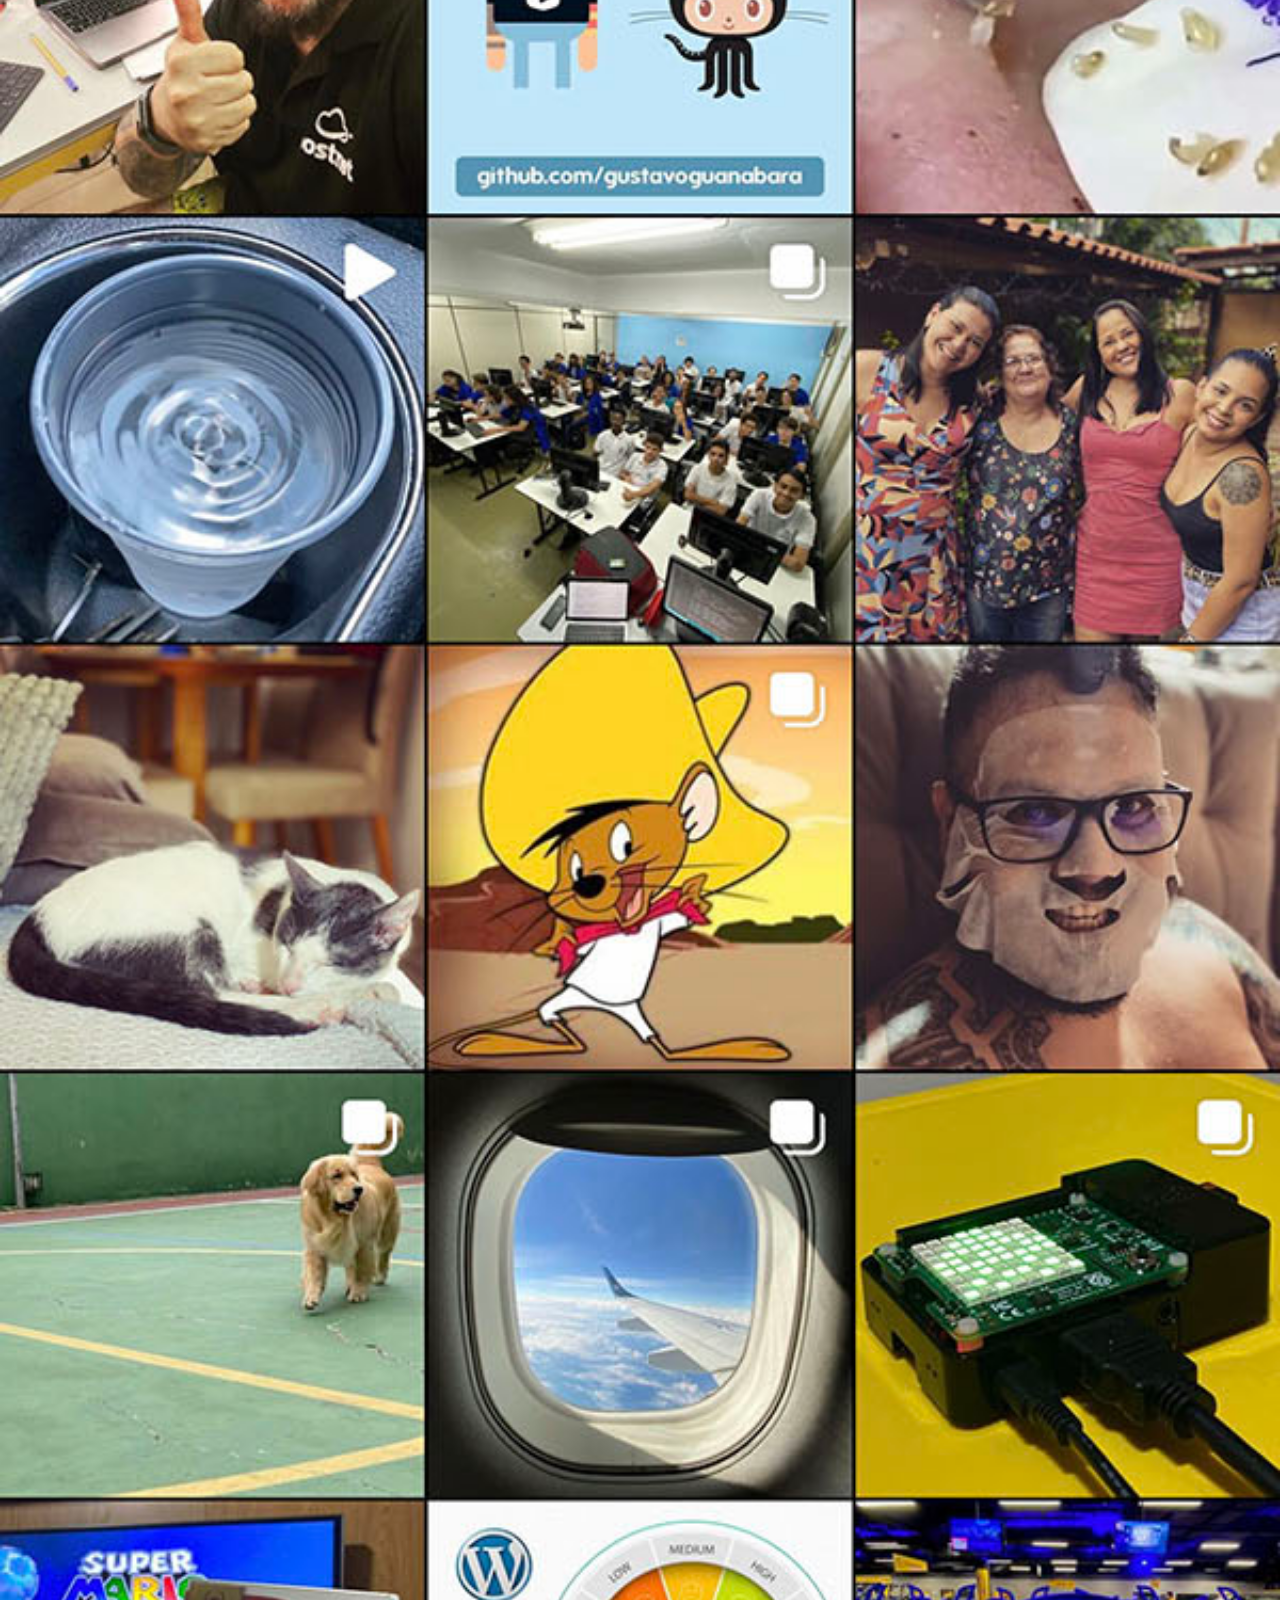
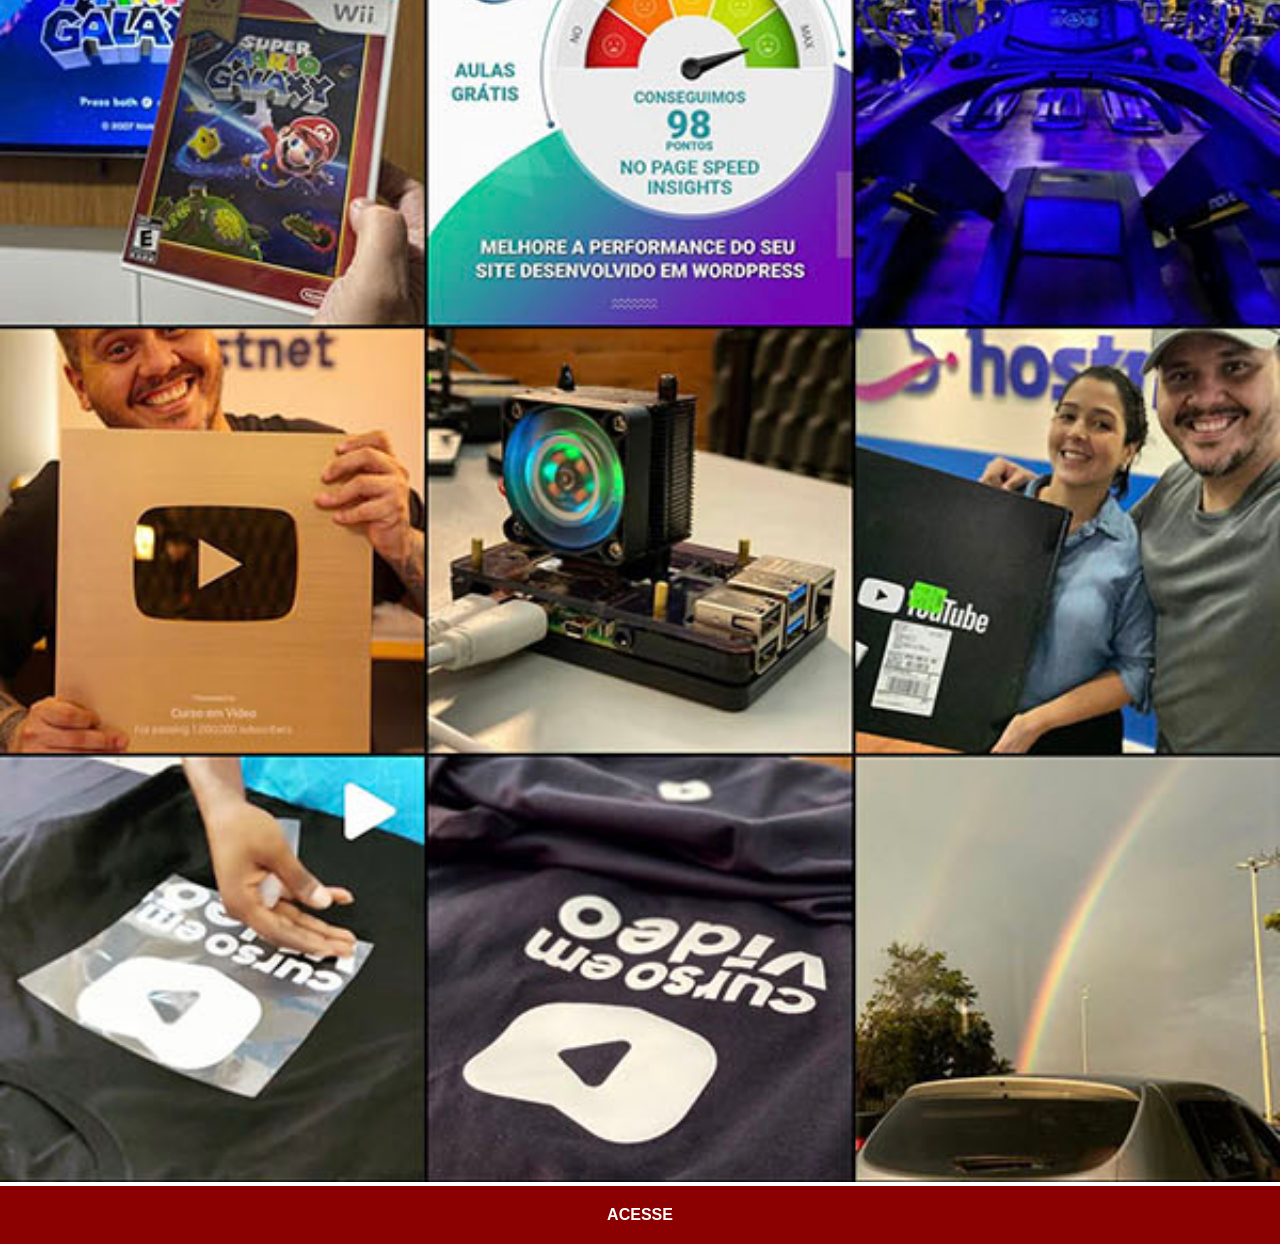
<file: instagram.html>
<!DOCTYPE html>
<html lang="pt-br">
<head>
    <meta charset="UTF-8">
    <meta name="viewport" content="width=device-width, initial-scale=1.0">
    <title>Instagram</title>
    <link rel="stylesheet" href="estilos/links.css">
</head>
<body>
    <img src="imagens/tela-instagram.jpg" alt="instagram">
    <a href="https://www.instagram.com/gustavoguanabara/" target="_blank">ACESSE</a>
</body>
</html>
</file>
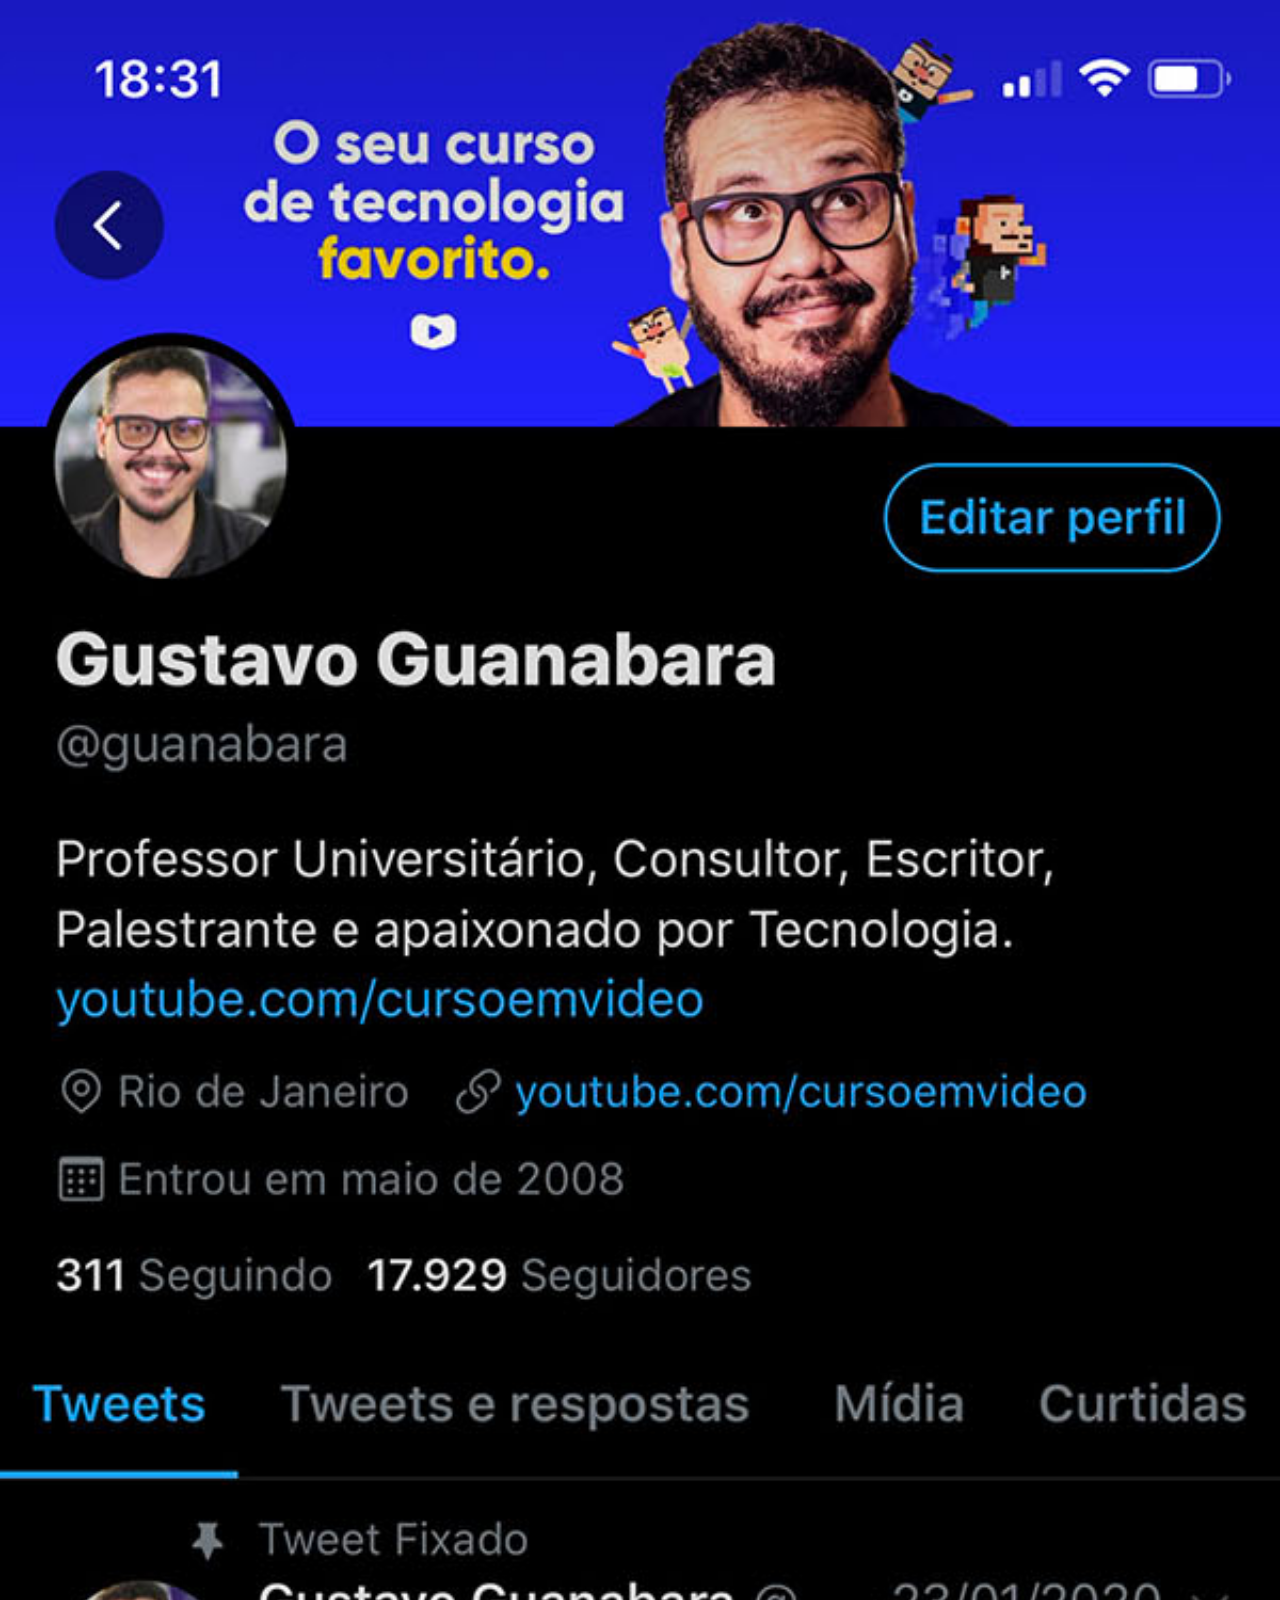
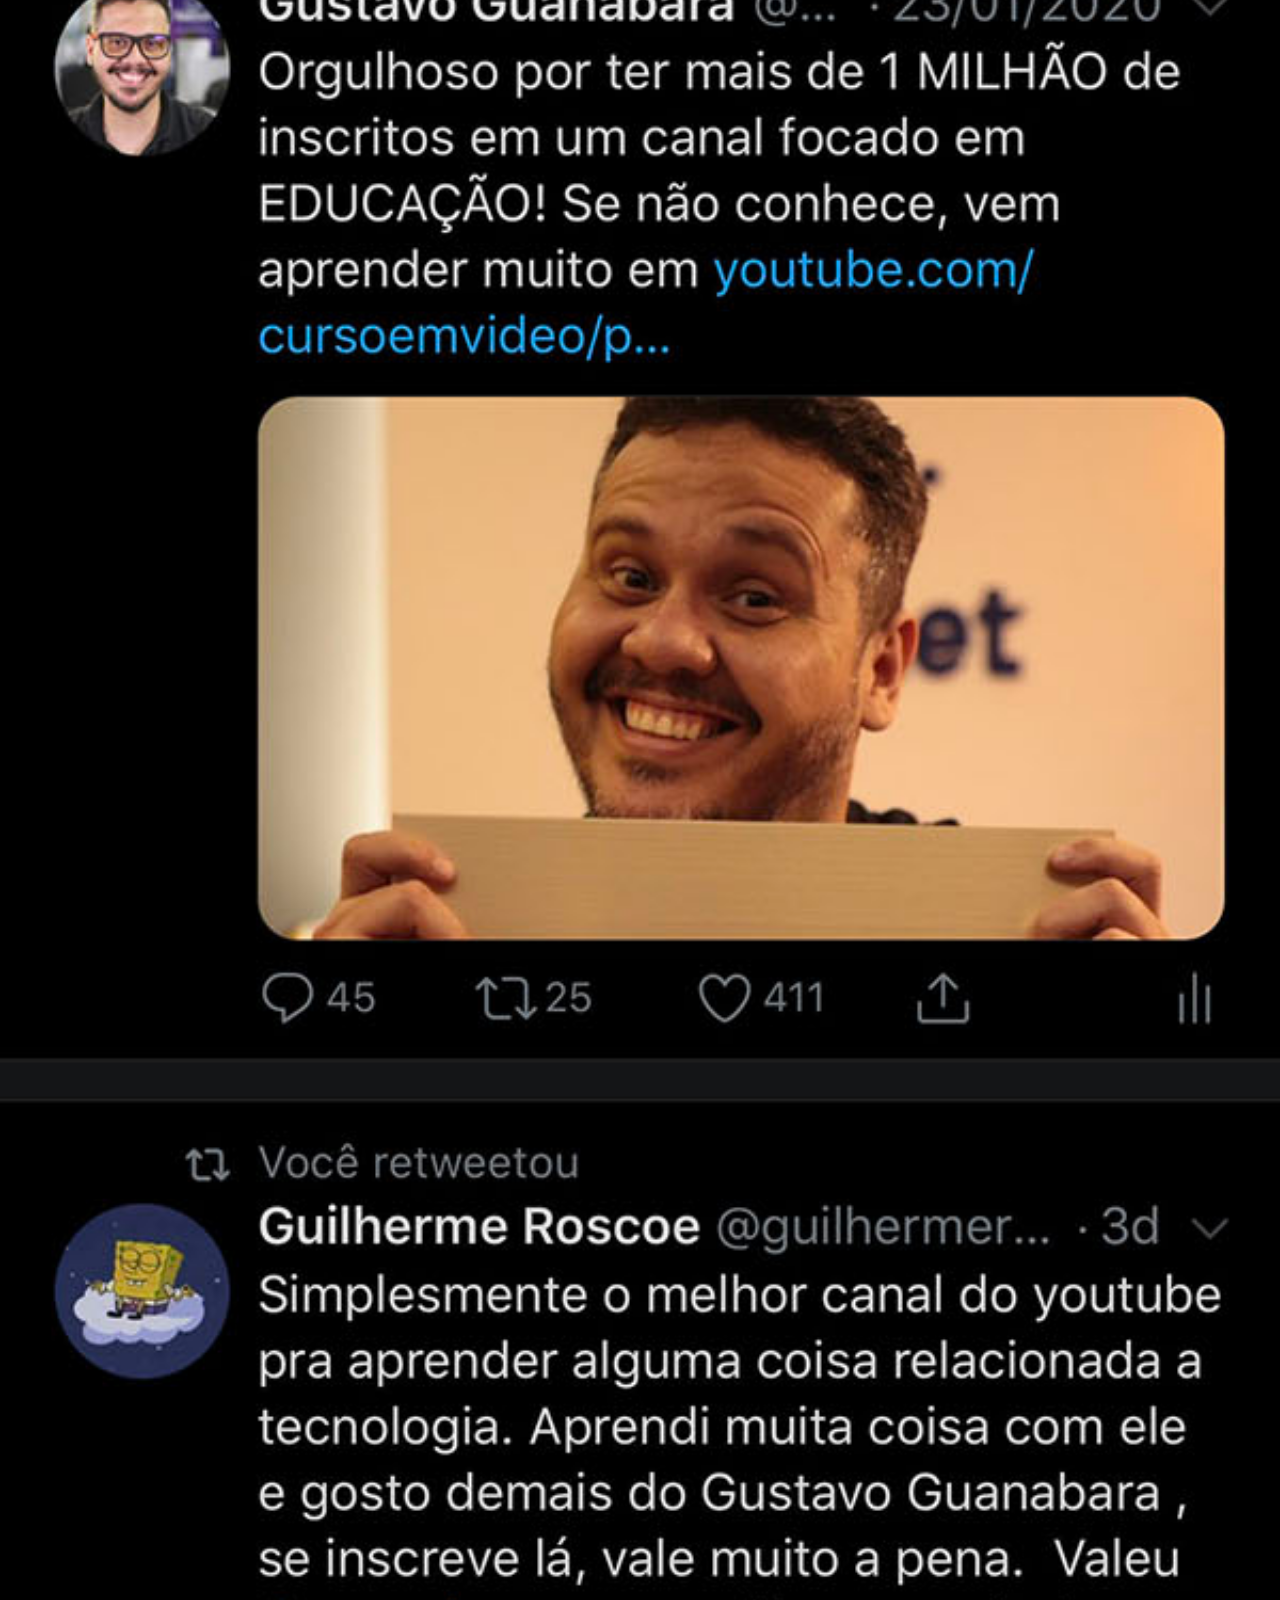
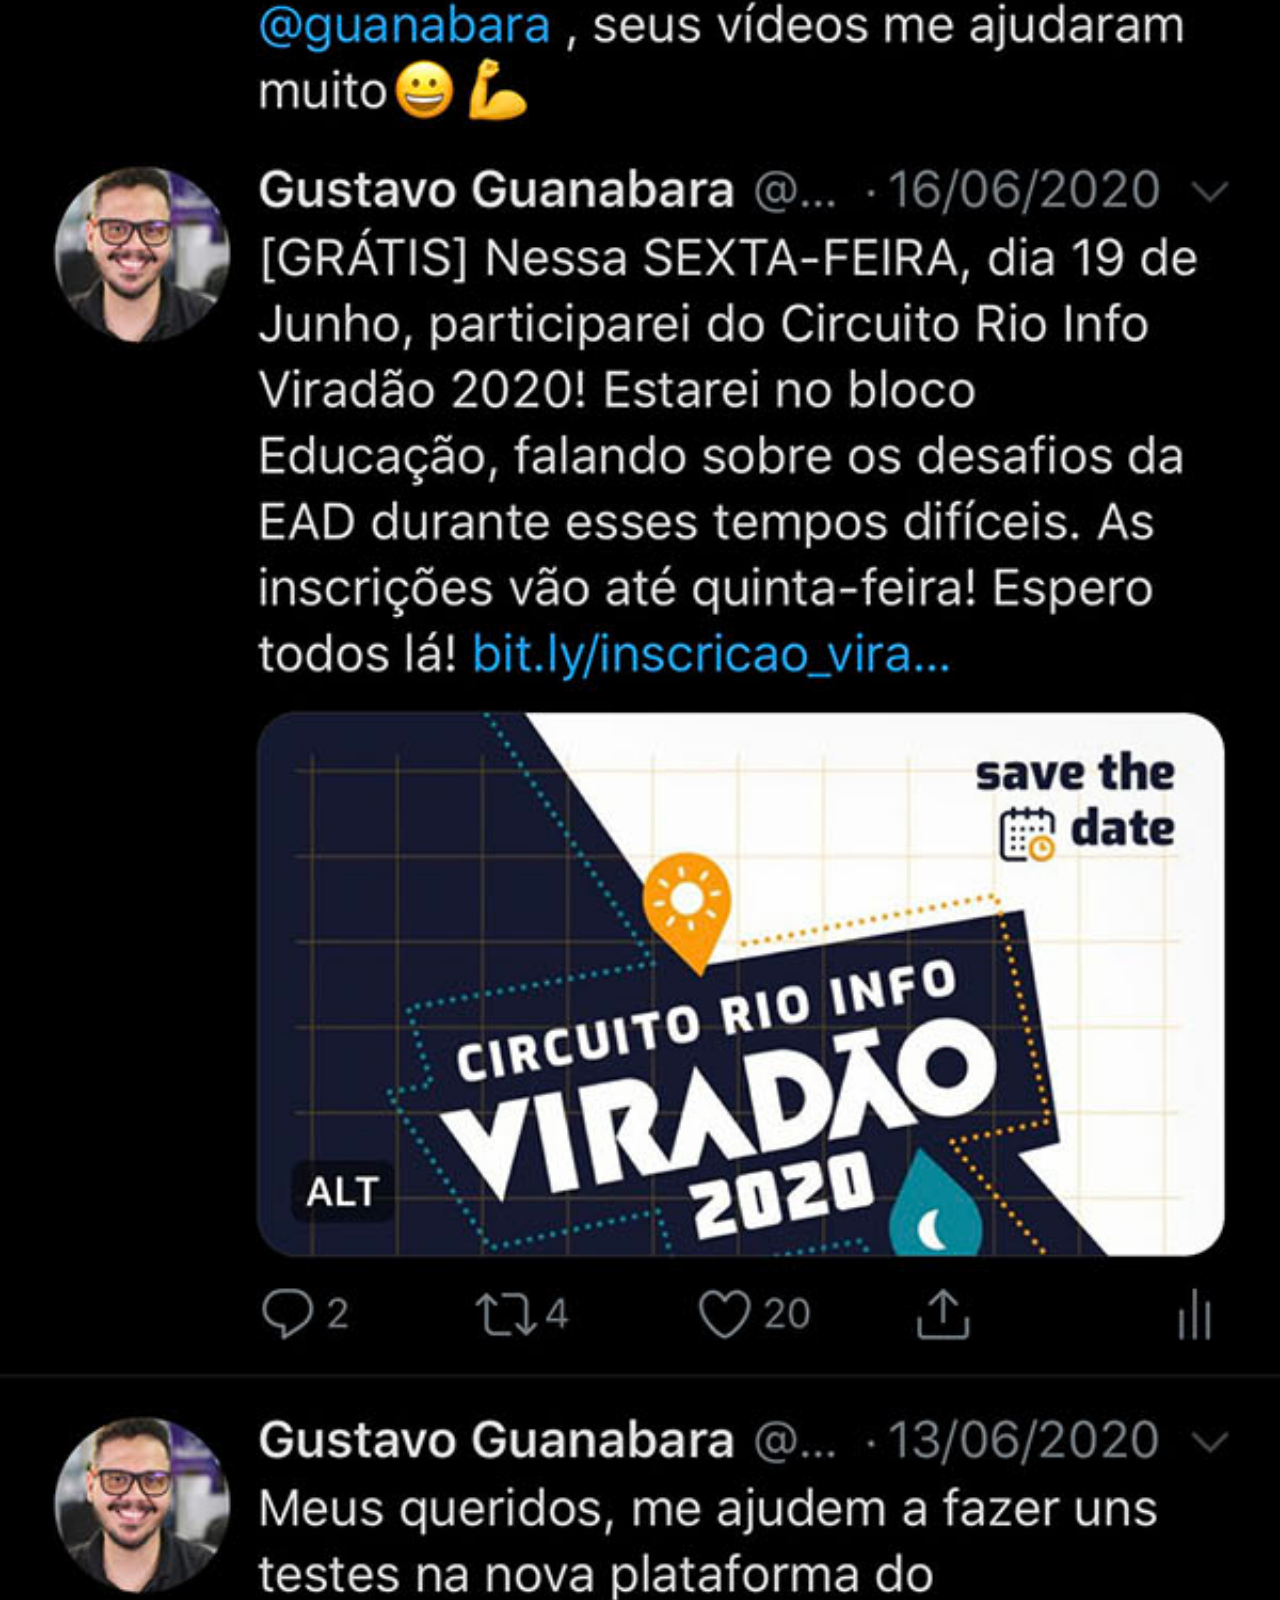
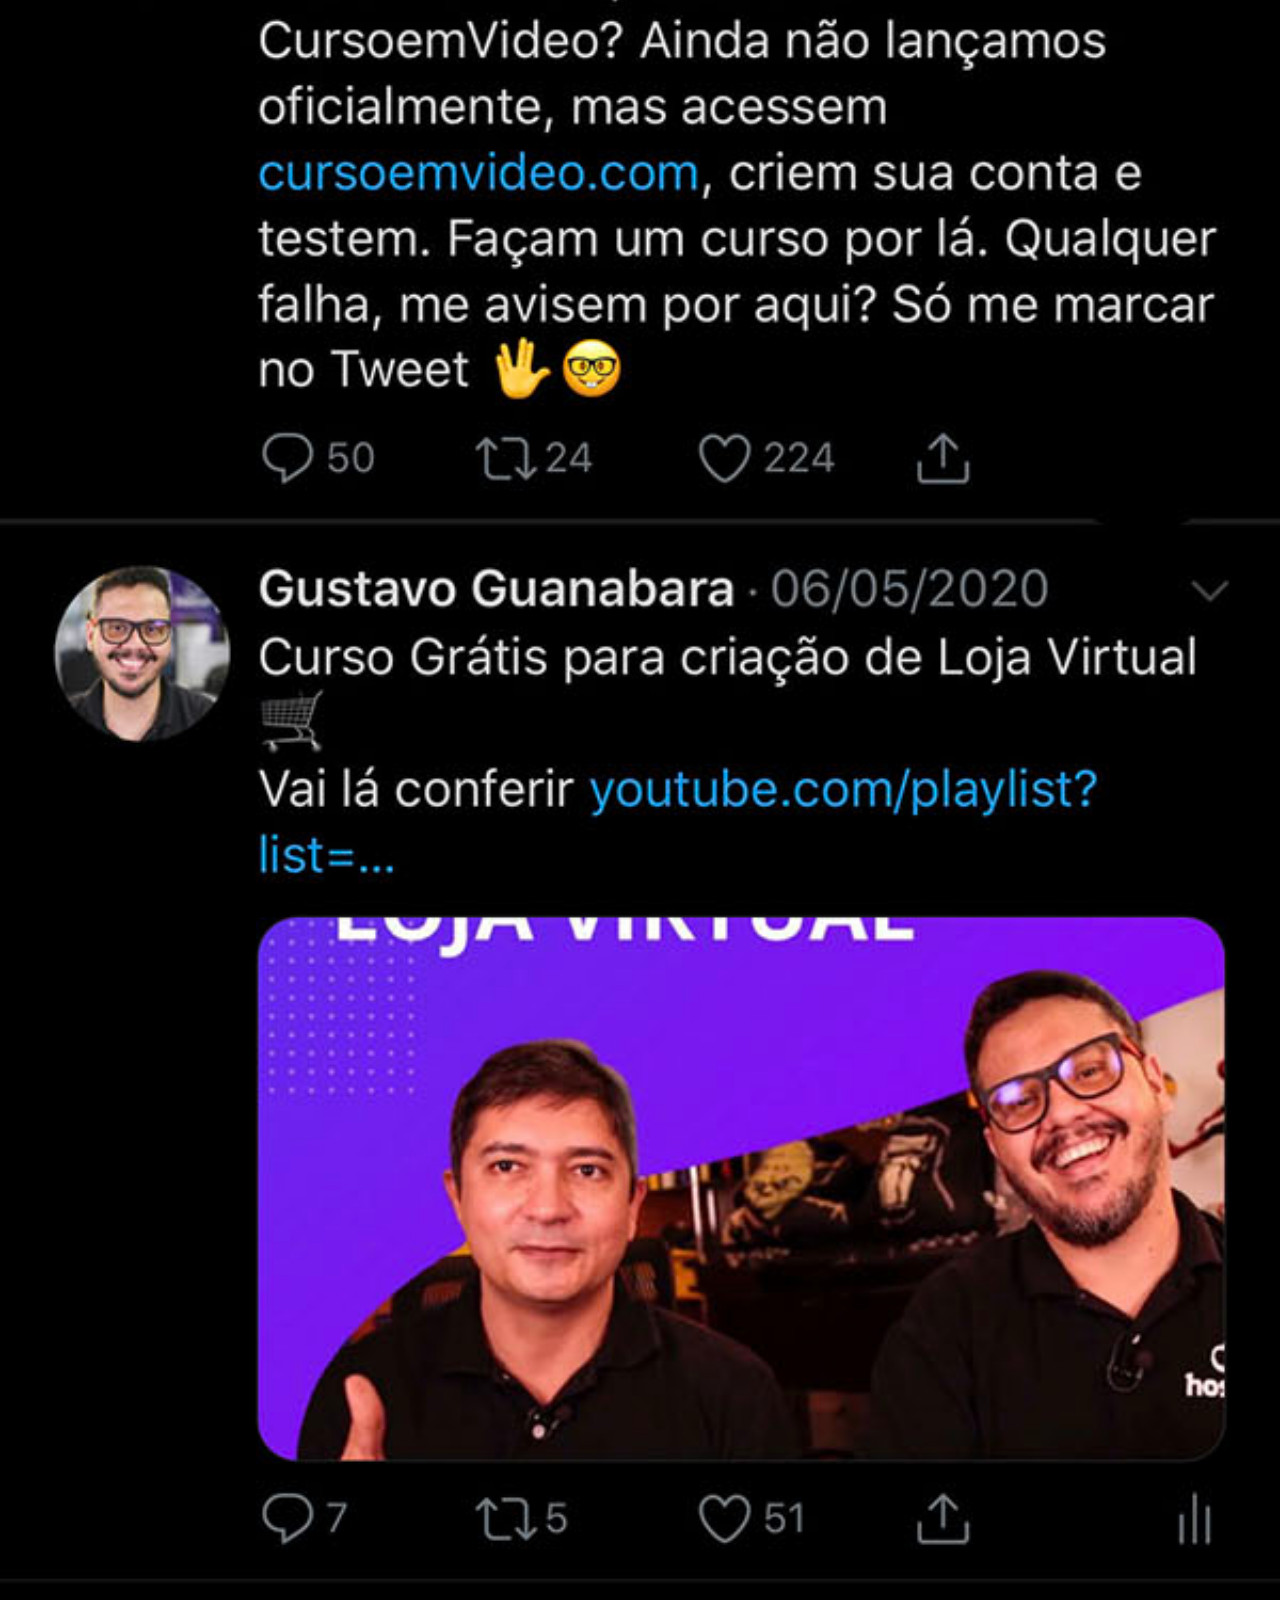
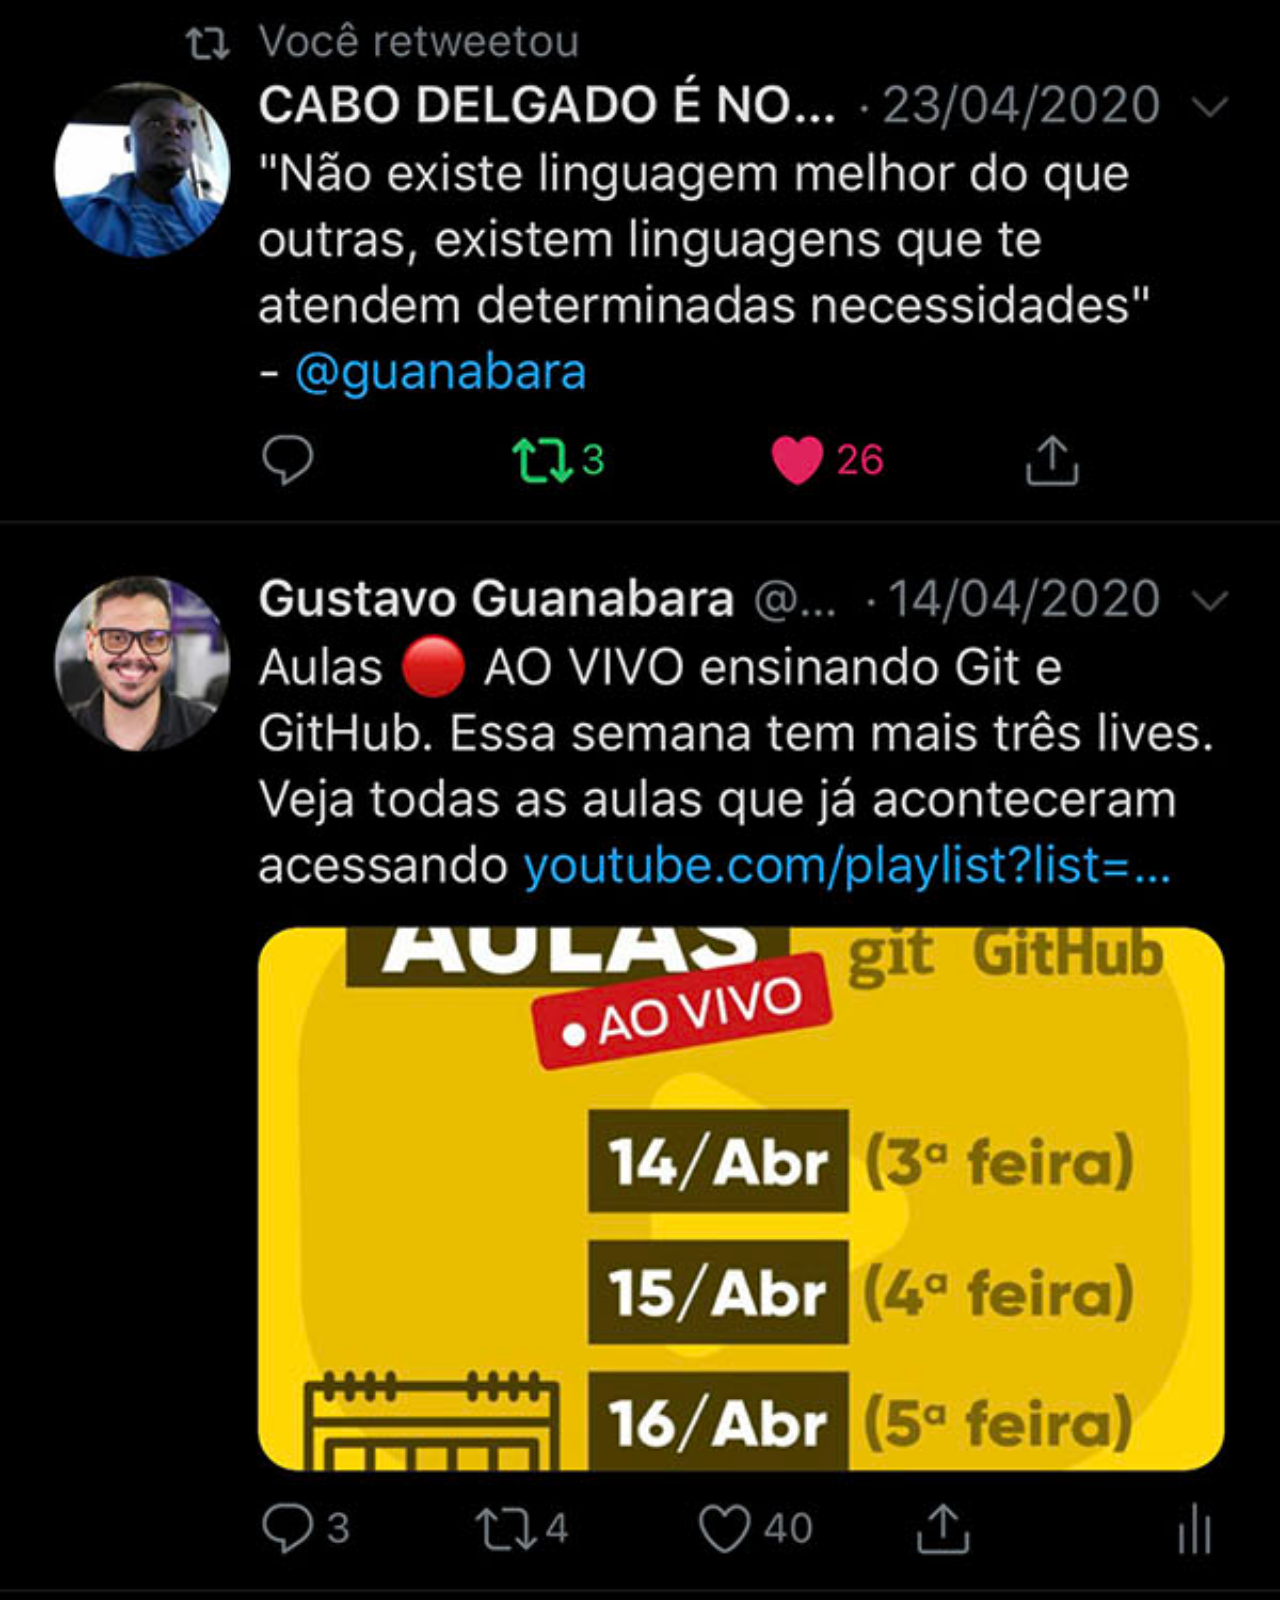
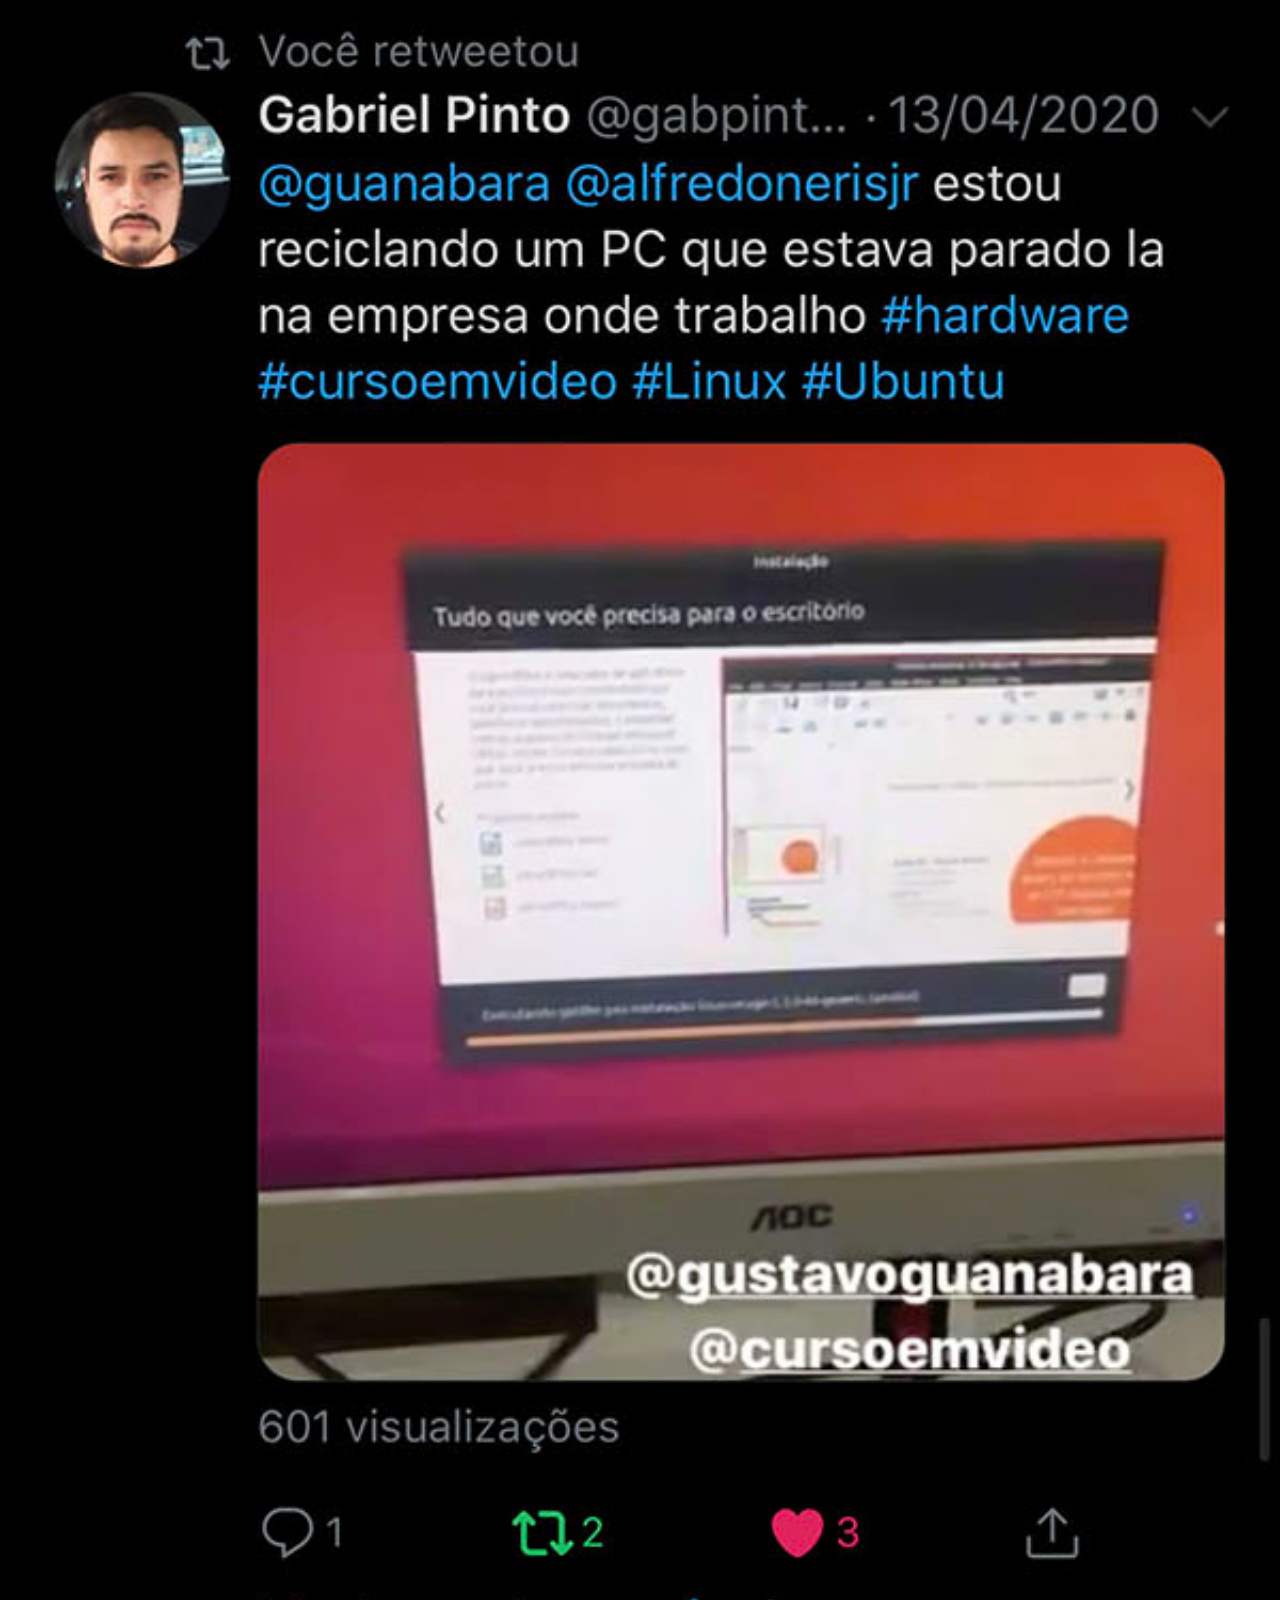
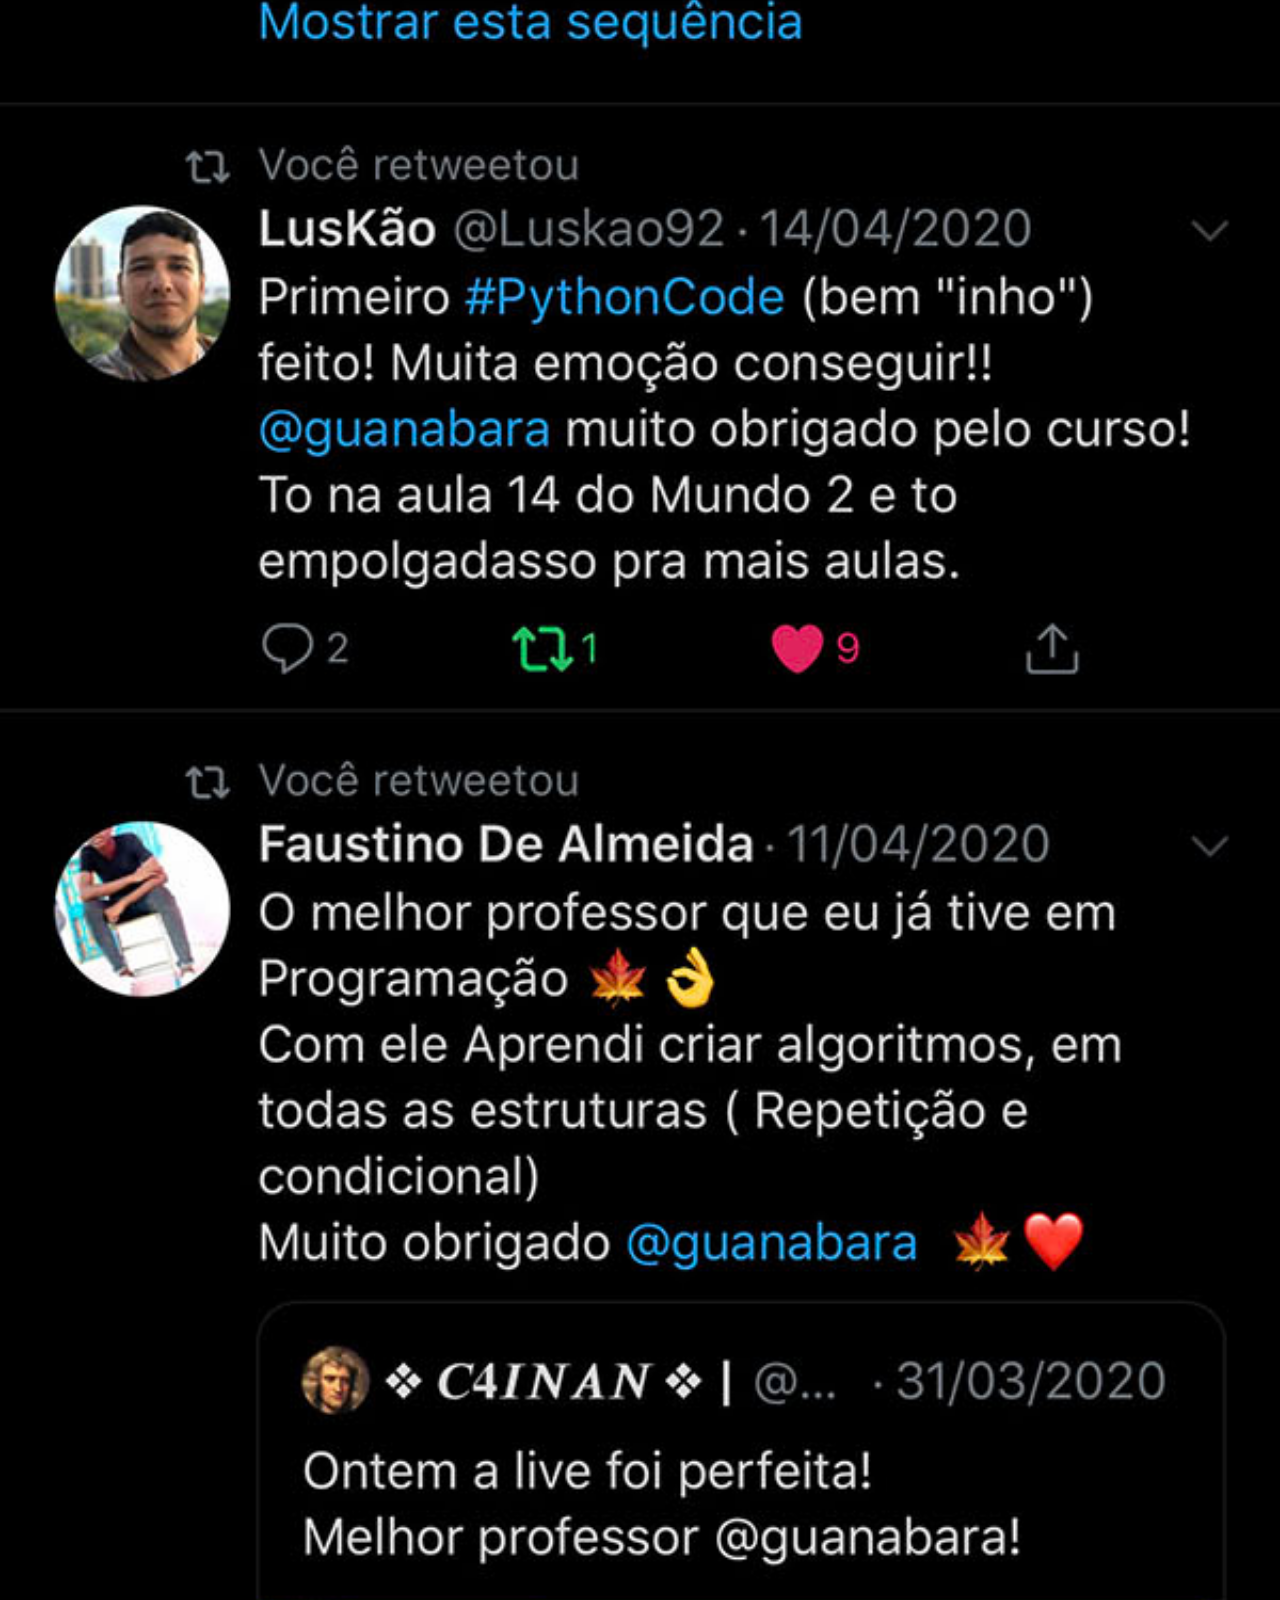
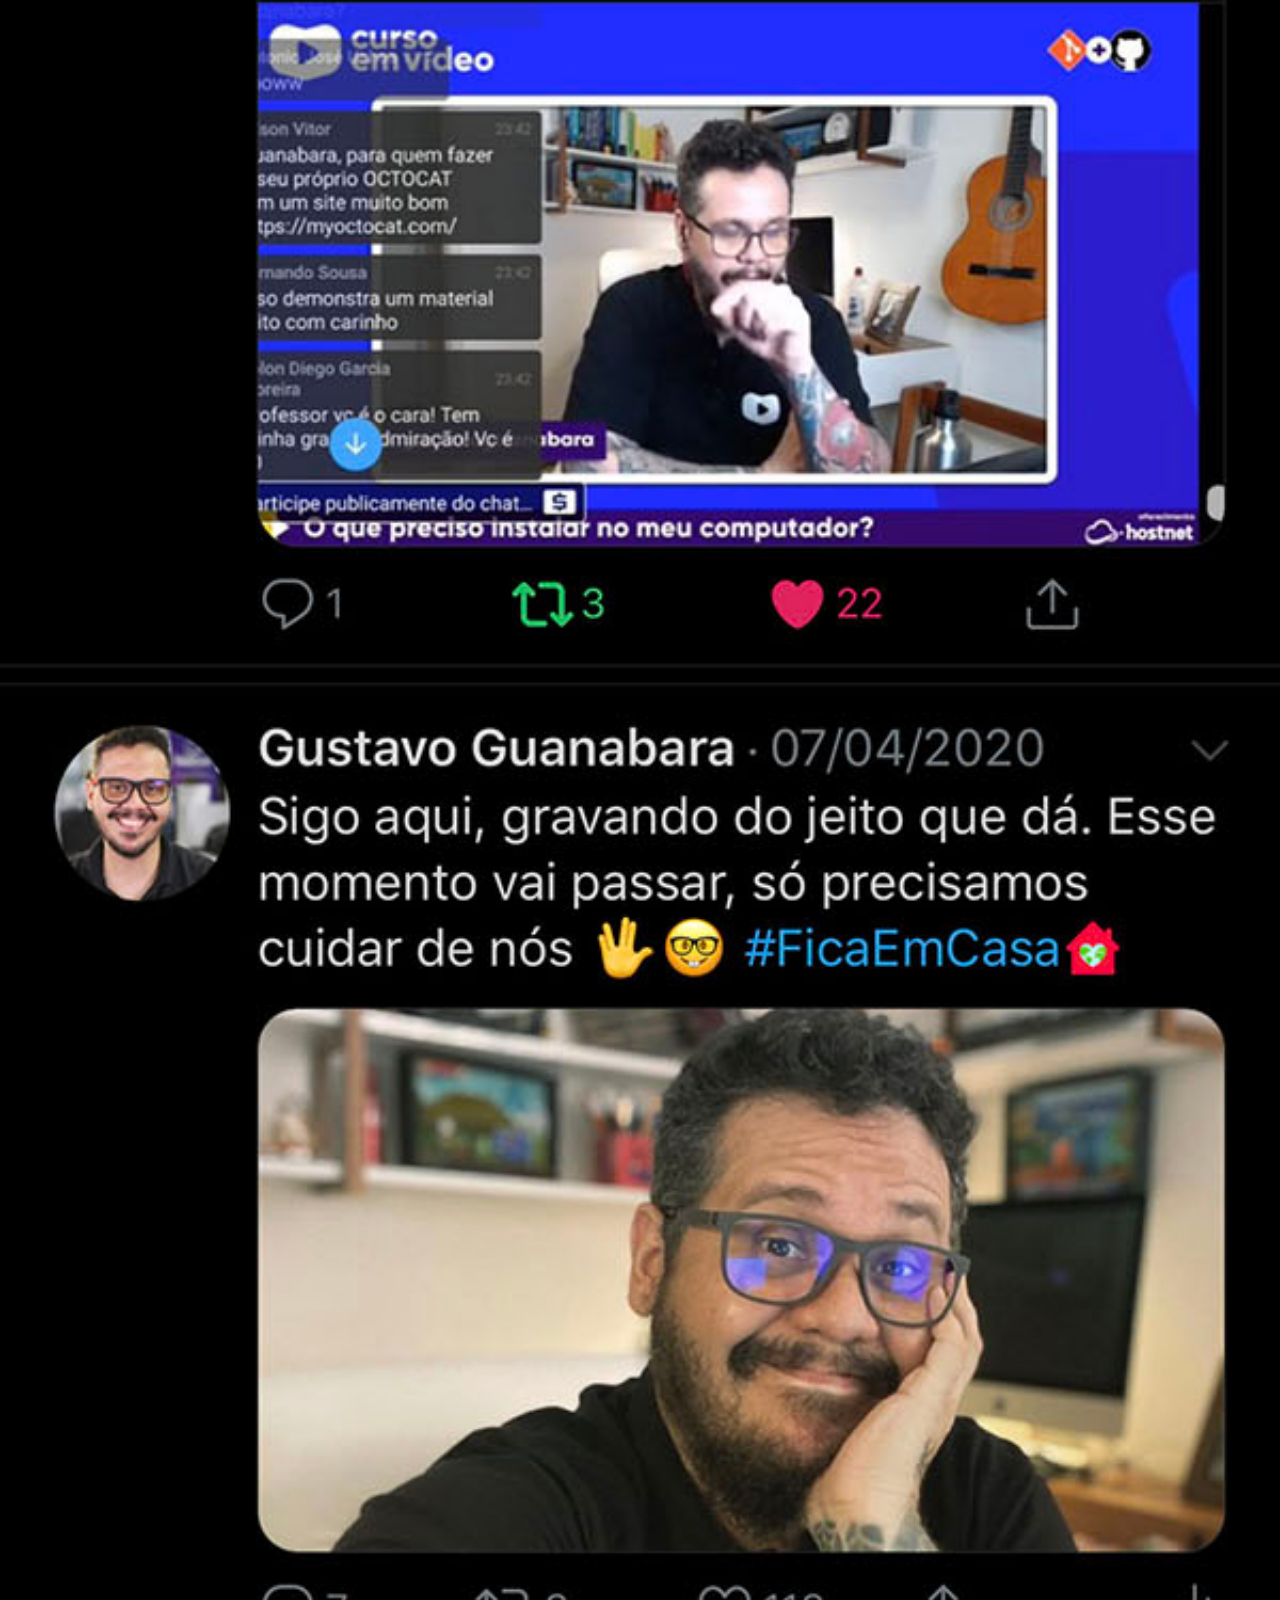
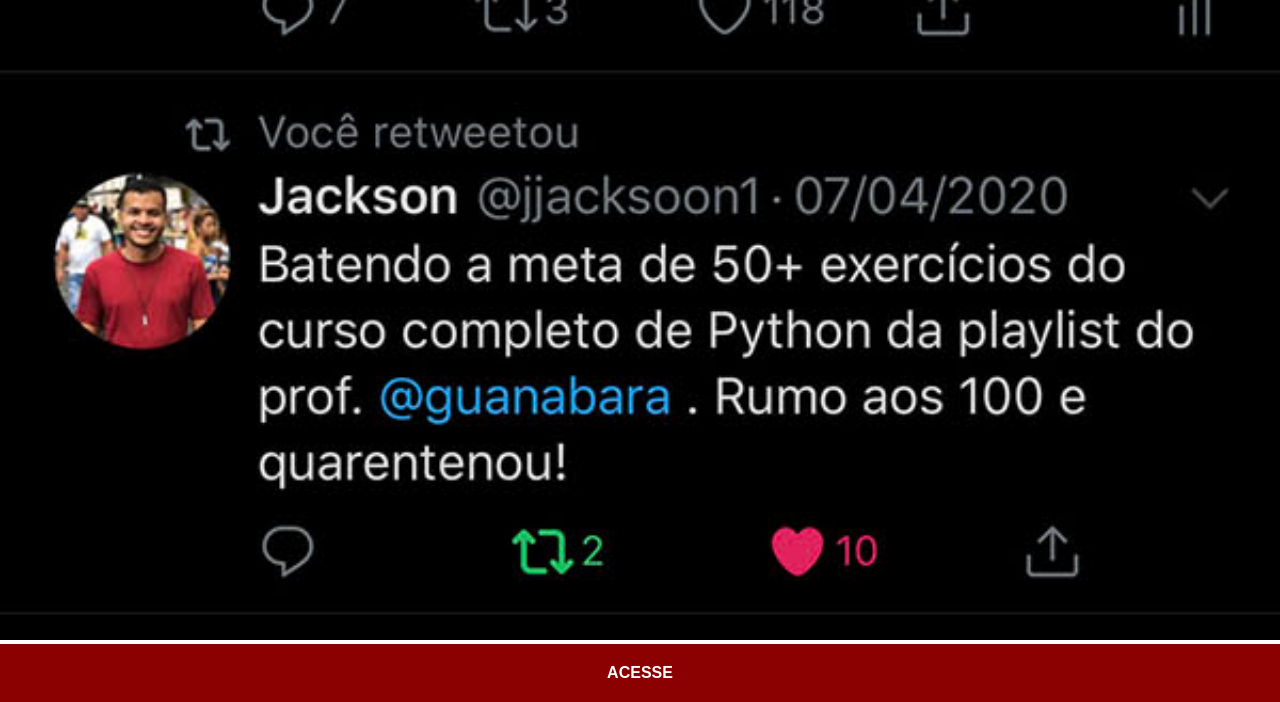
<file: twitter.html>
<!DOCTYPE html>
<html lang="pt-br">
<head>
    <meta charset="UTF-8">
    <meta name="viewport" content="width=device-width, initial-scale=1.0">
    <title>Twitter</title>
    <link rel="stylesheet" href="estilos/links.css">
</head>
<body>
    <img src="imagens/tela-twitter.jpg" alt="twitter">
    <a href="https://twitter.com/gustavoguanabara" target="_blank">ACESSE</a>
</body>
</html>
</file>
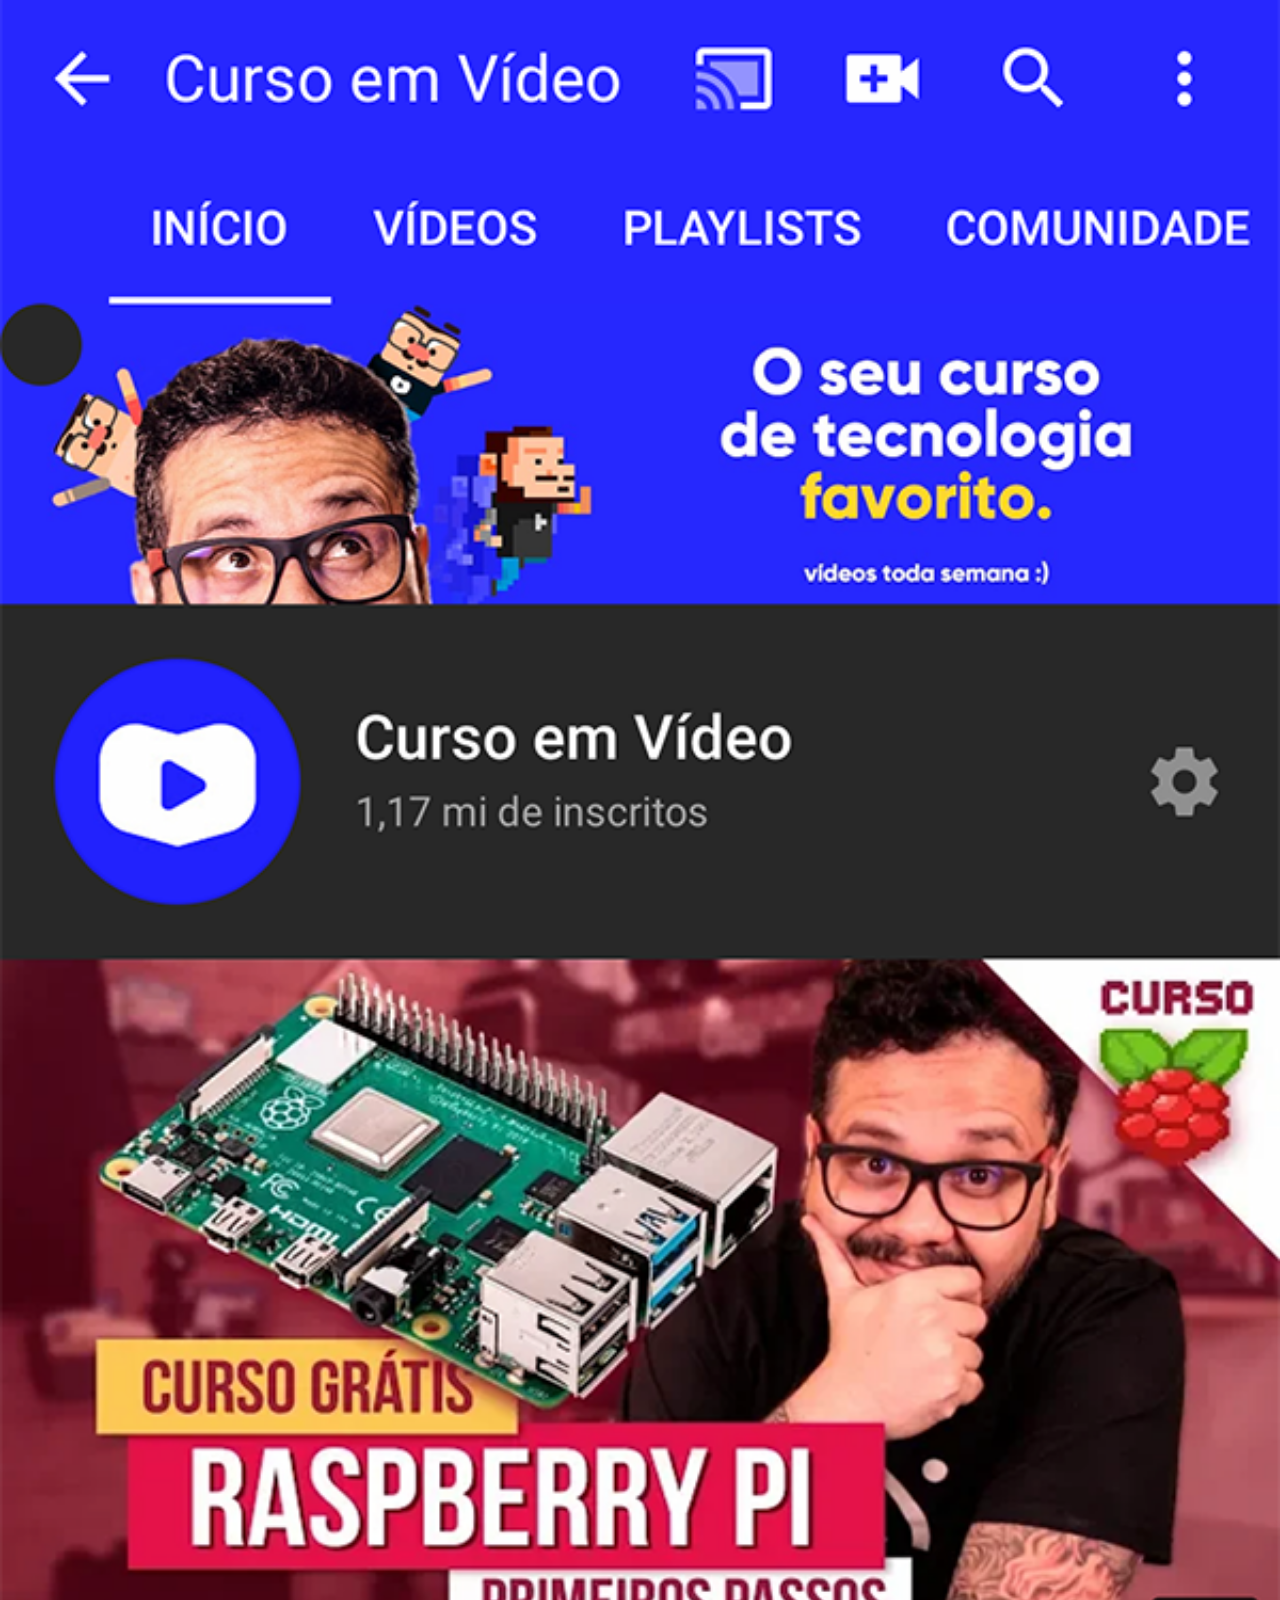
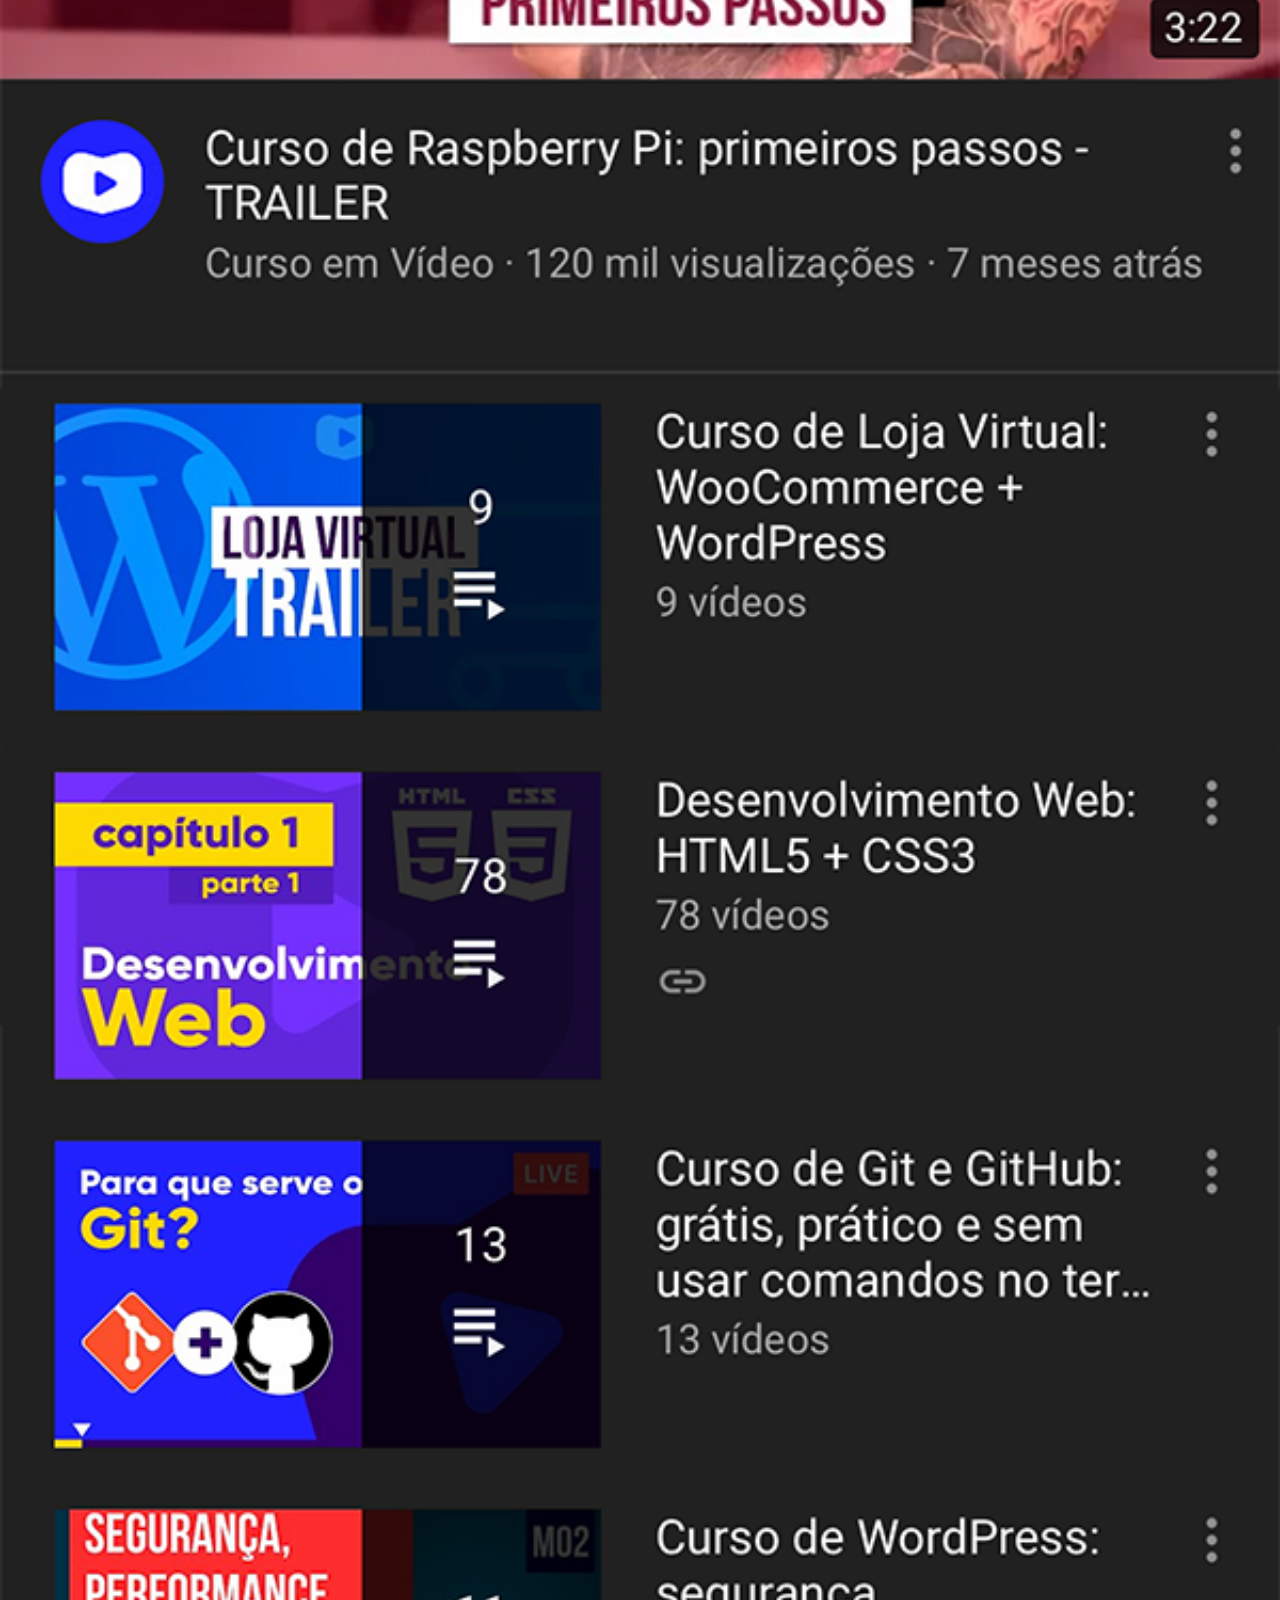
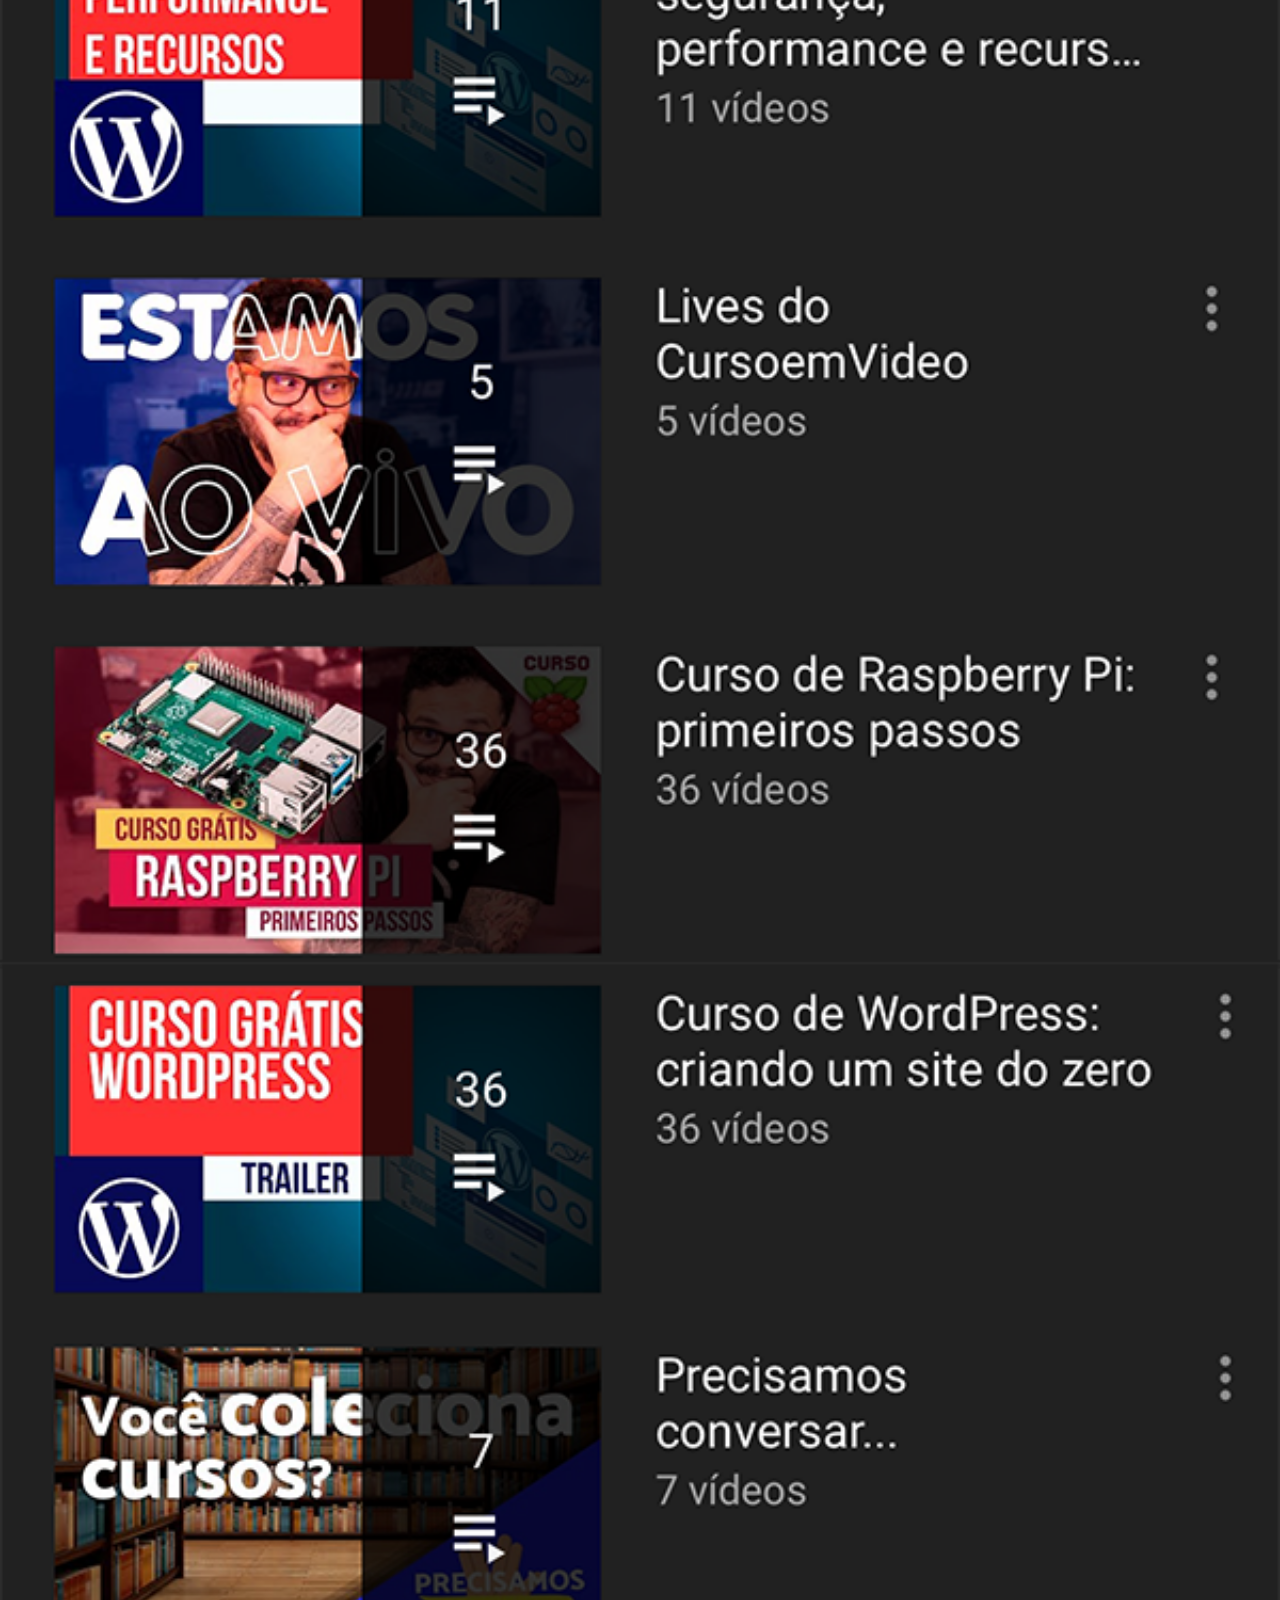
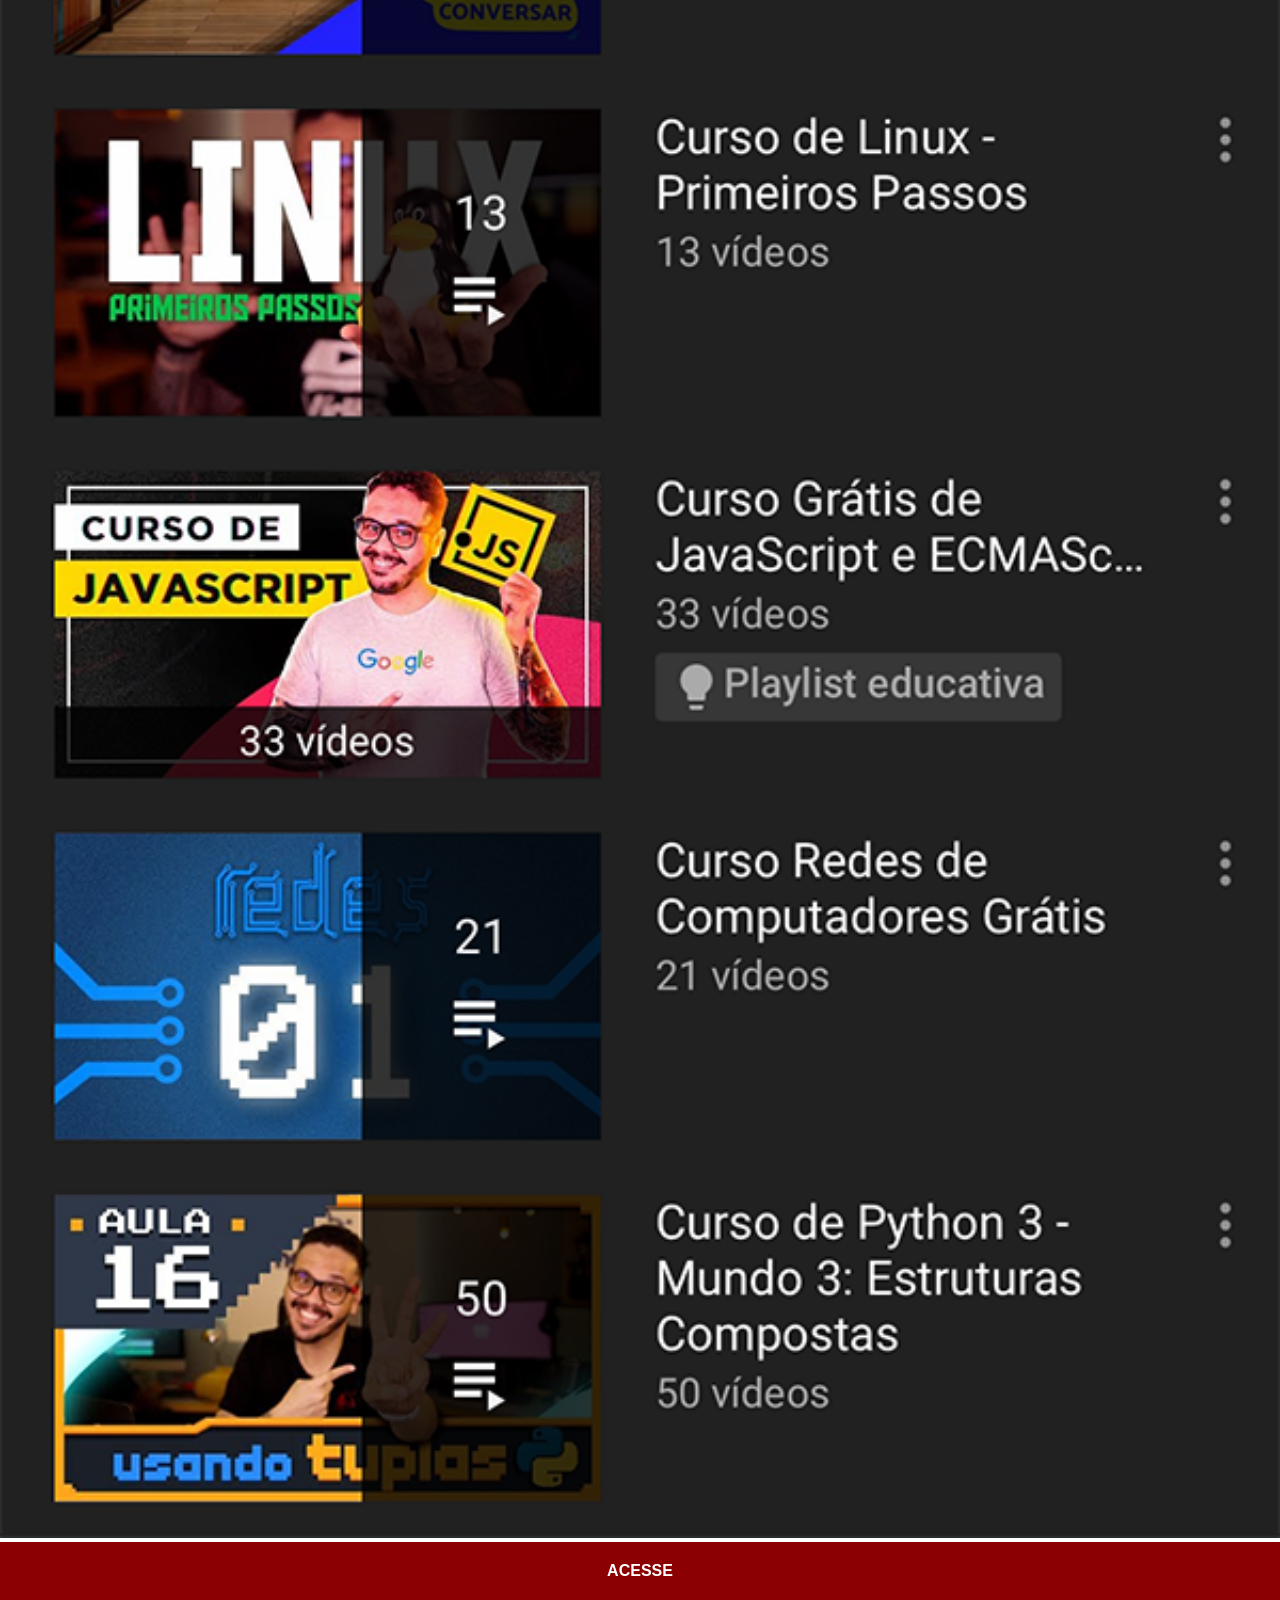
<file: youtube.html>
<!DOCTYPE html>
<html lang="pt-br">
<head>
    <meta charset="UTF-8">
    <meta name="viewport" content="width=device-width, initial-scale=1.0">
    <title>Youtube</title>
    <link rel="stylesheet" href="estilos/links.css">
</head>
<body>
    <img src="imagens/tela-youtube.png" alt="youtube">
    <a href="https://www.youtube.com/@cursoemvideo" target="_blank">ACESSE</a>
</body>
</html>
</file>
<file: estilos/styles.css>
@charset "UTF-8";

* {
    margin: 0;
    padding: 0;
    font-family:Arial, Helvetica, sans-serif
}

html, body {
    height : 100vh;
    width: 100vw;
    background-color: black;
}

body {
    background: url('../imagens/fundo-madeira.jpg') no-repeat center;
    background-size: cover;
    background-attachment: fixed;
}

main {
    position: relative;
    height: 100vh;
}

section#telefone {
    position: absolute;
    top: 50%;
    left: 50%;
    transform: translate(-50%, -50%);

    height: 617px;
    width: 311px;
    background: url('../imagens/frame-iphone.png') no-repeat;
}

iframe#tela {
    position: relative;
    top: 80px;
    left: 20px;

    height: 471px;
    width: 267px;
}
section#redes-sociais {
   text-align: right;
}
section#redes-sociais img {
    width: 50px;
    margin: 10px;
    border-radius: 50%;
    box-shadow: 2px 2px 5px rgba(0, 0, 0, 0.400);
    box-sizing: border-box;
}
section#redes-sociais img:hover {
    border: 2px solid rgba(255, 255, 255, 0.67);
    transform: translate(-3px, -3px);
    box-shadow: 4px 4px 10px rgba(0, 0, 0, 0.600);
    transition: transform .3s, border 1s;
}
</file>
<file: estilos/links.css>
* {
            margin: 0;
            padding: 0;
            font-family: Arial, sans-serif;
        }

        ::-webkit-scrollbar {
            width: 0px;
            height: 0px;
        }

        img {
            width: 100vw;
        }
        a {
            display: block;
            background-color: darkred;
            color: white;
            padding: 20px;
            text-align: center;
            font-weight: bold;
            text-decoration: none;
        }
        a:hover {
            background-color: red;
        }
</file>
